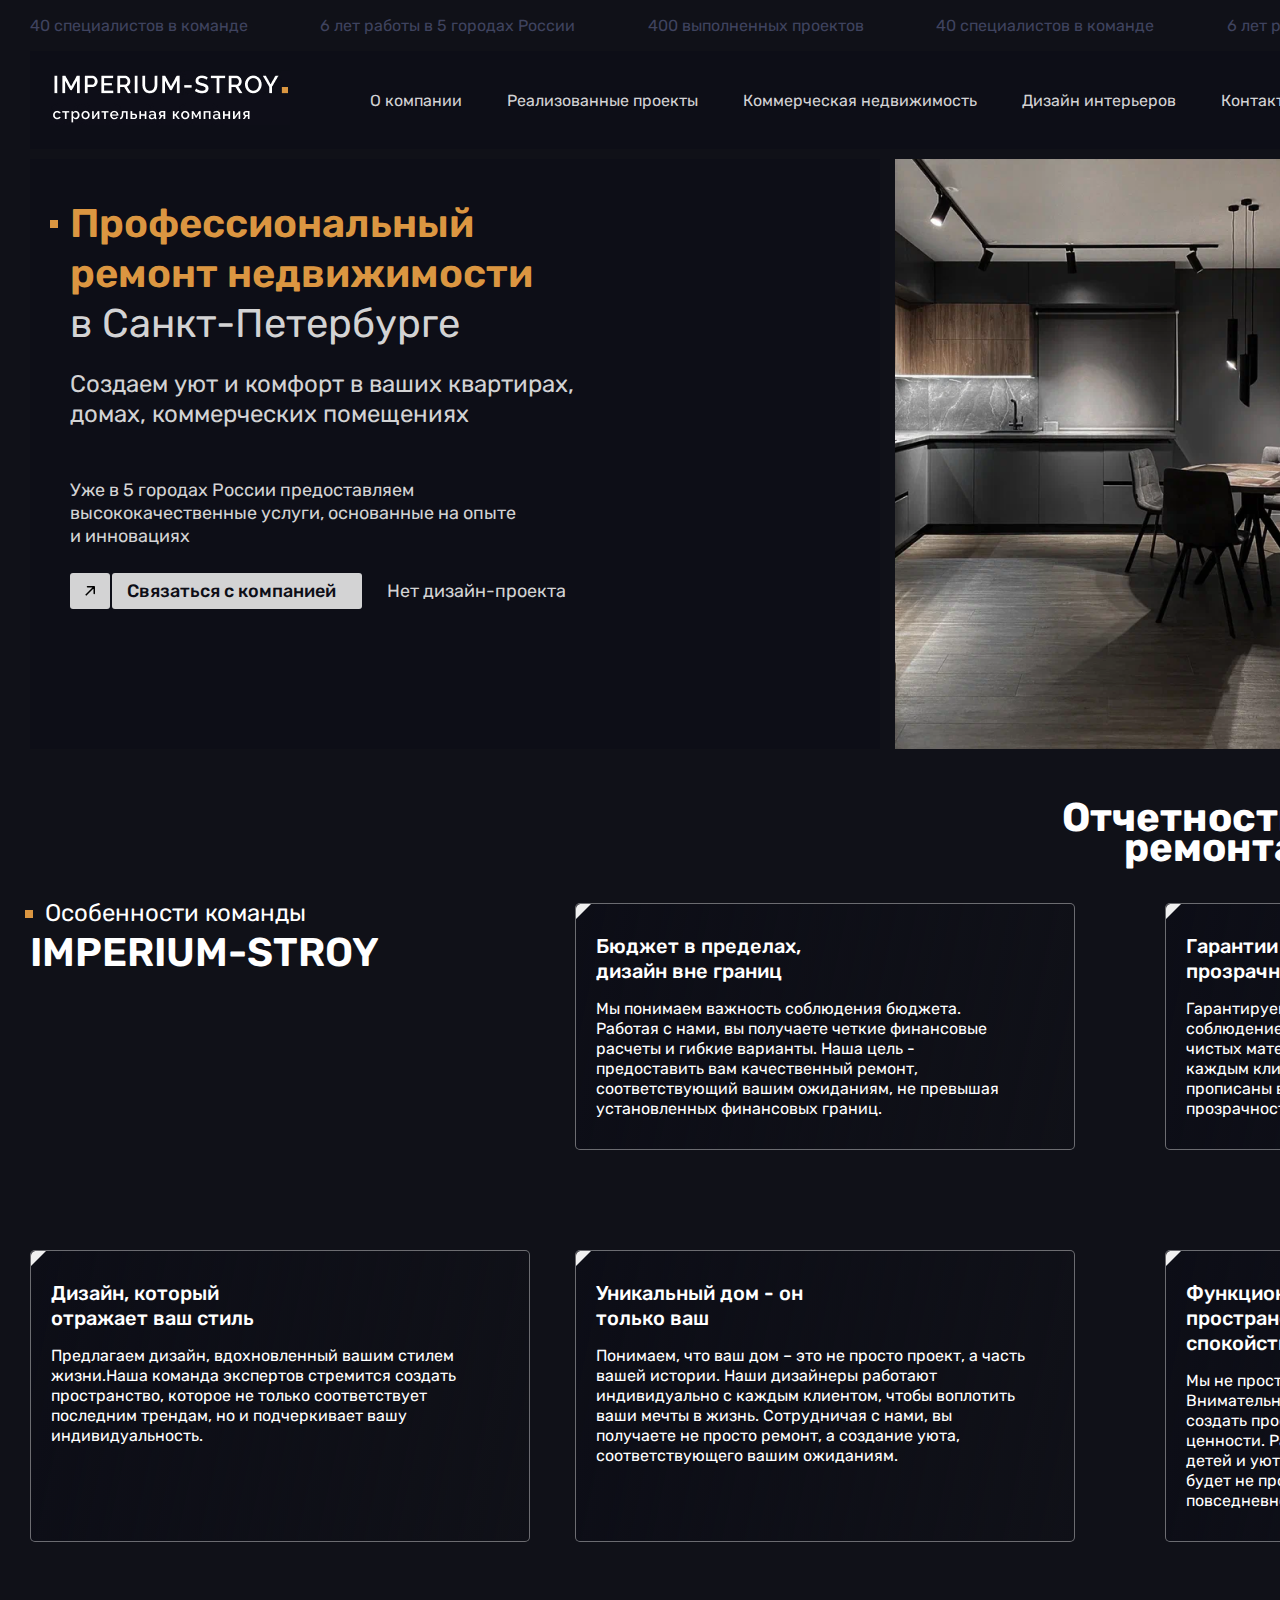
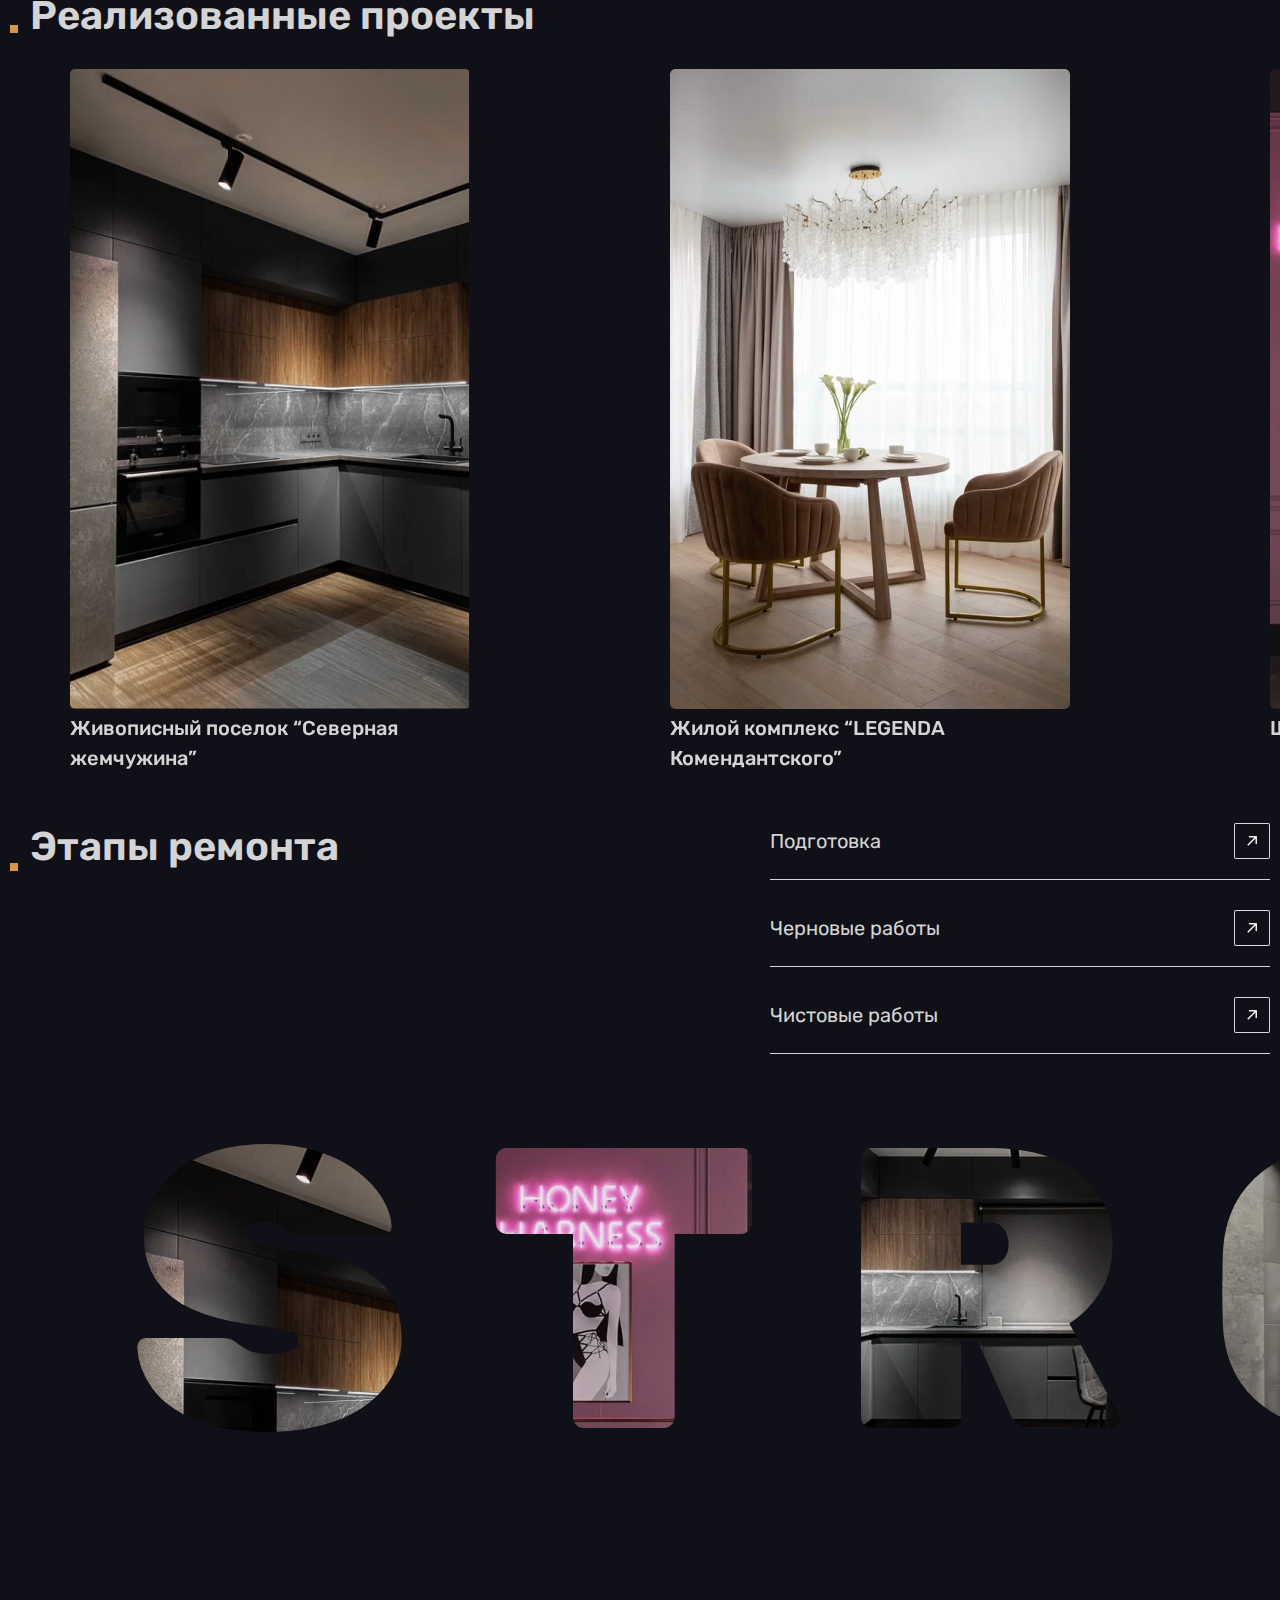
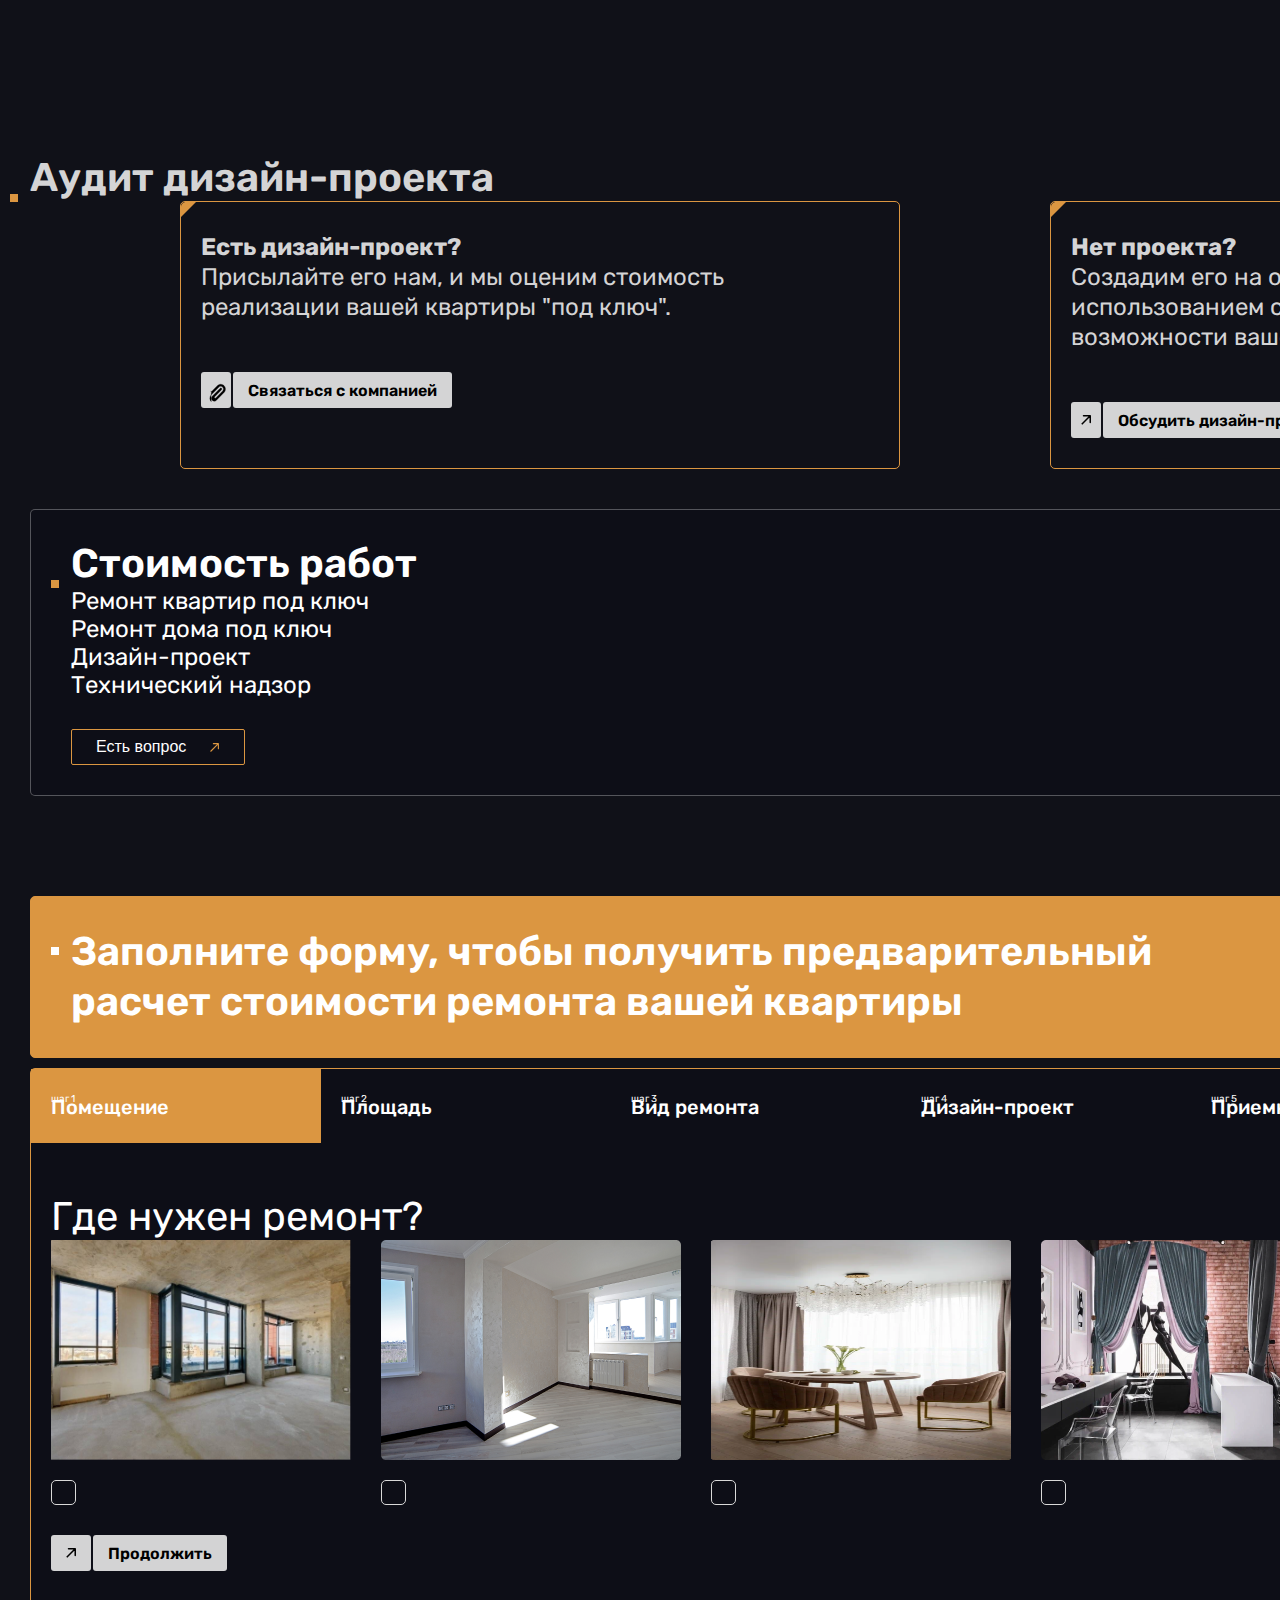
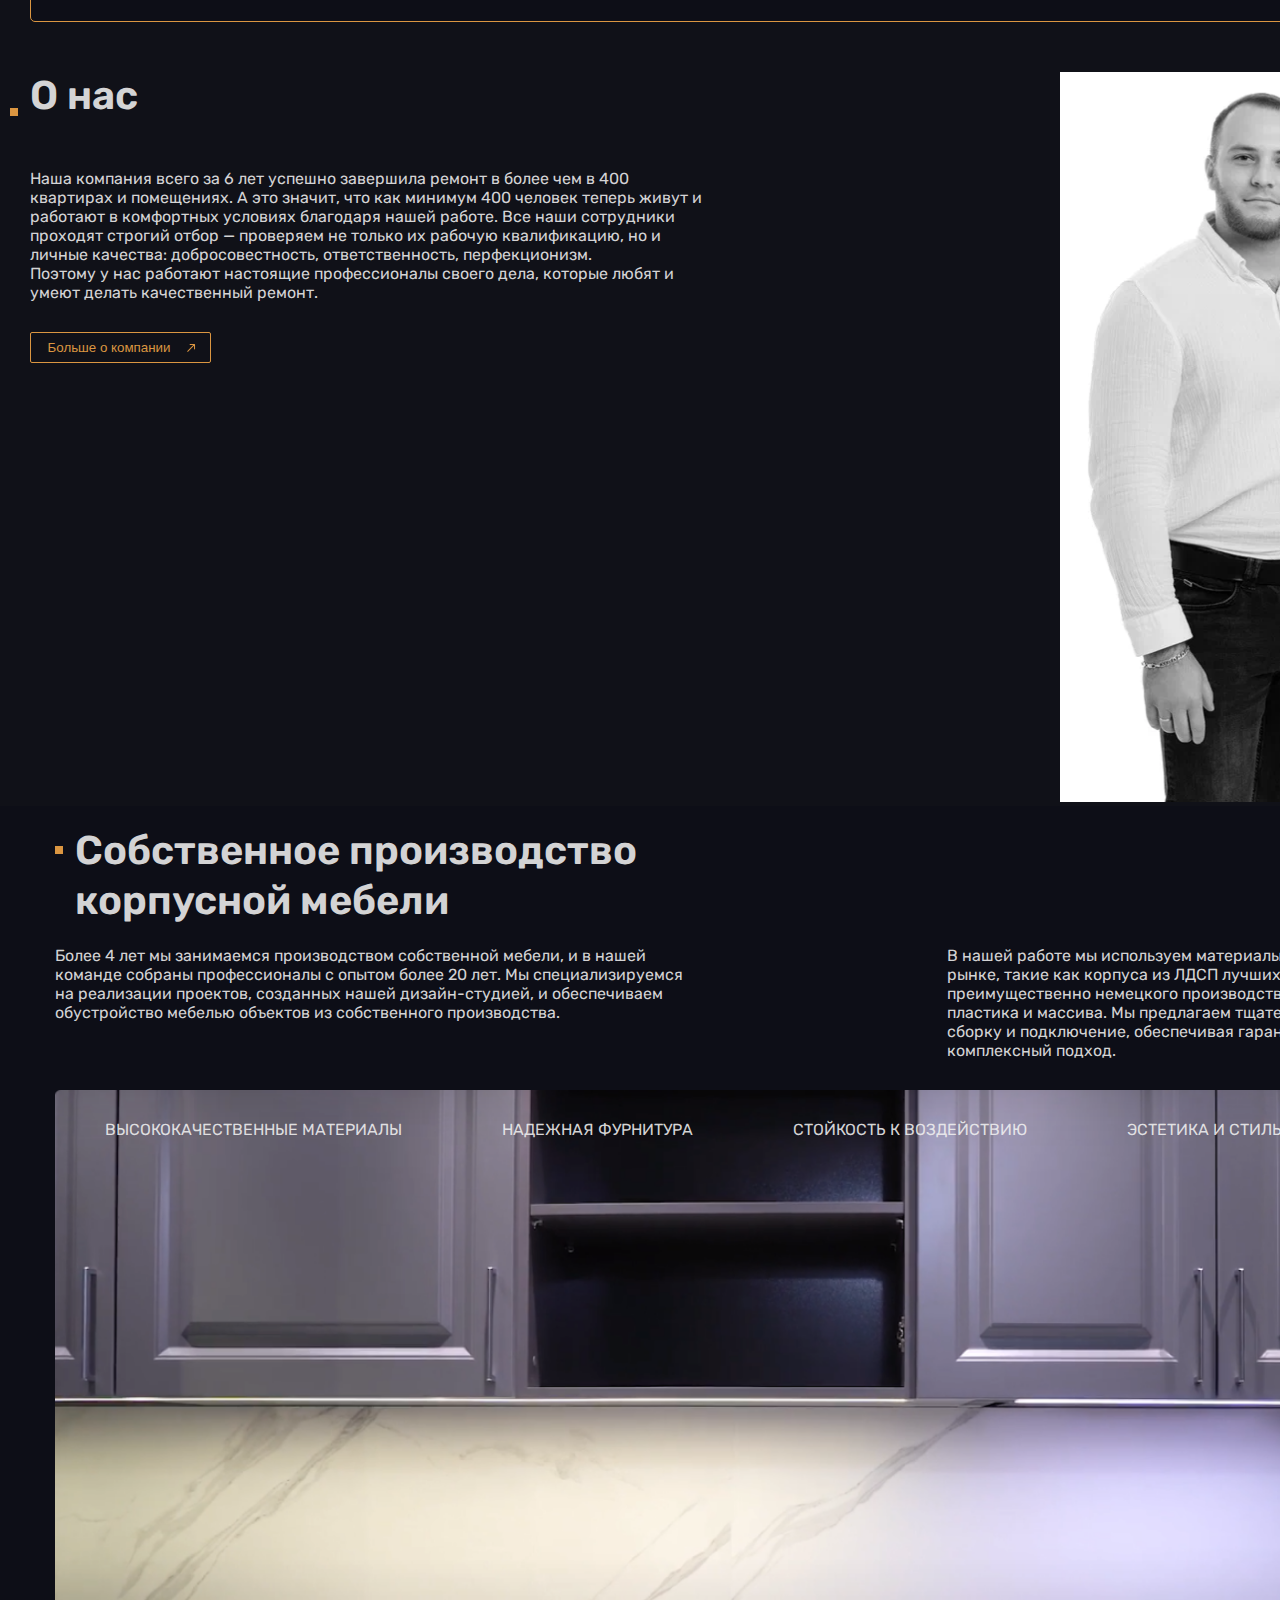
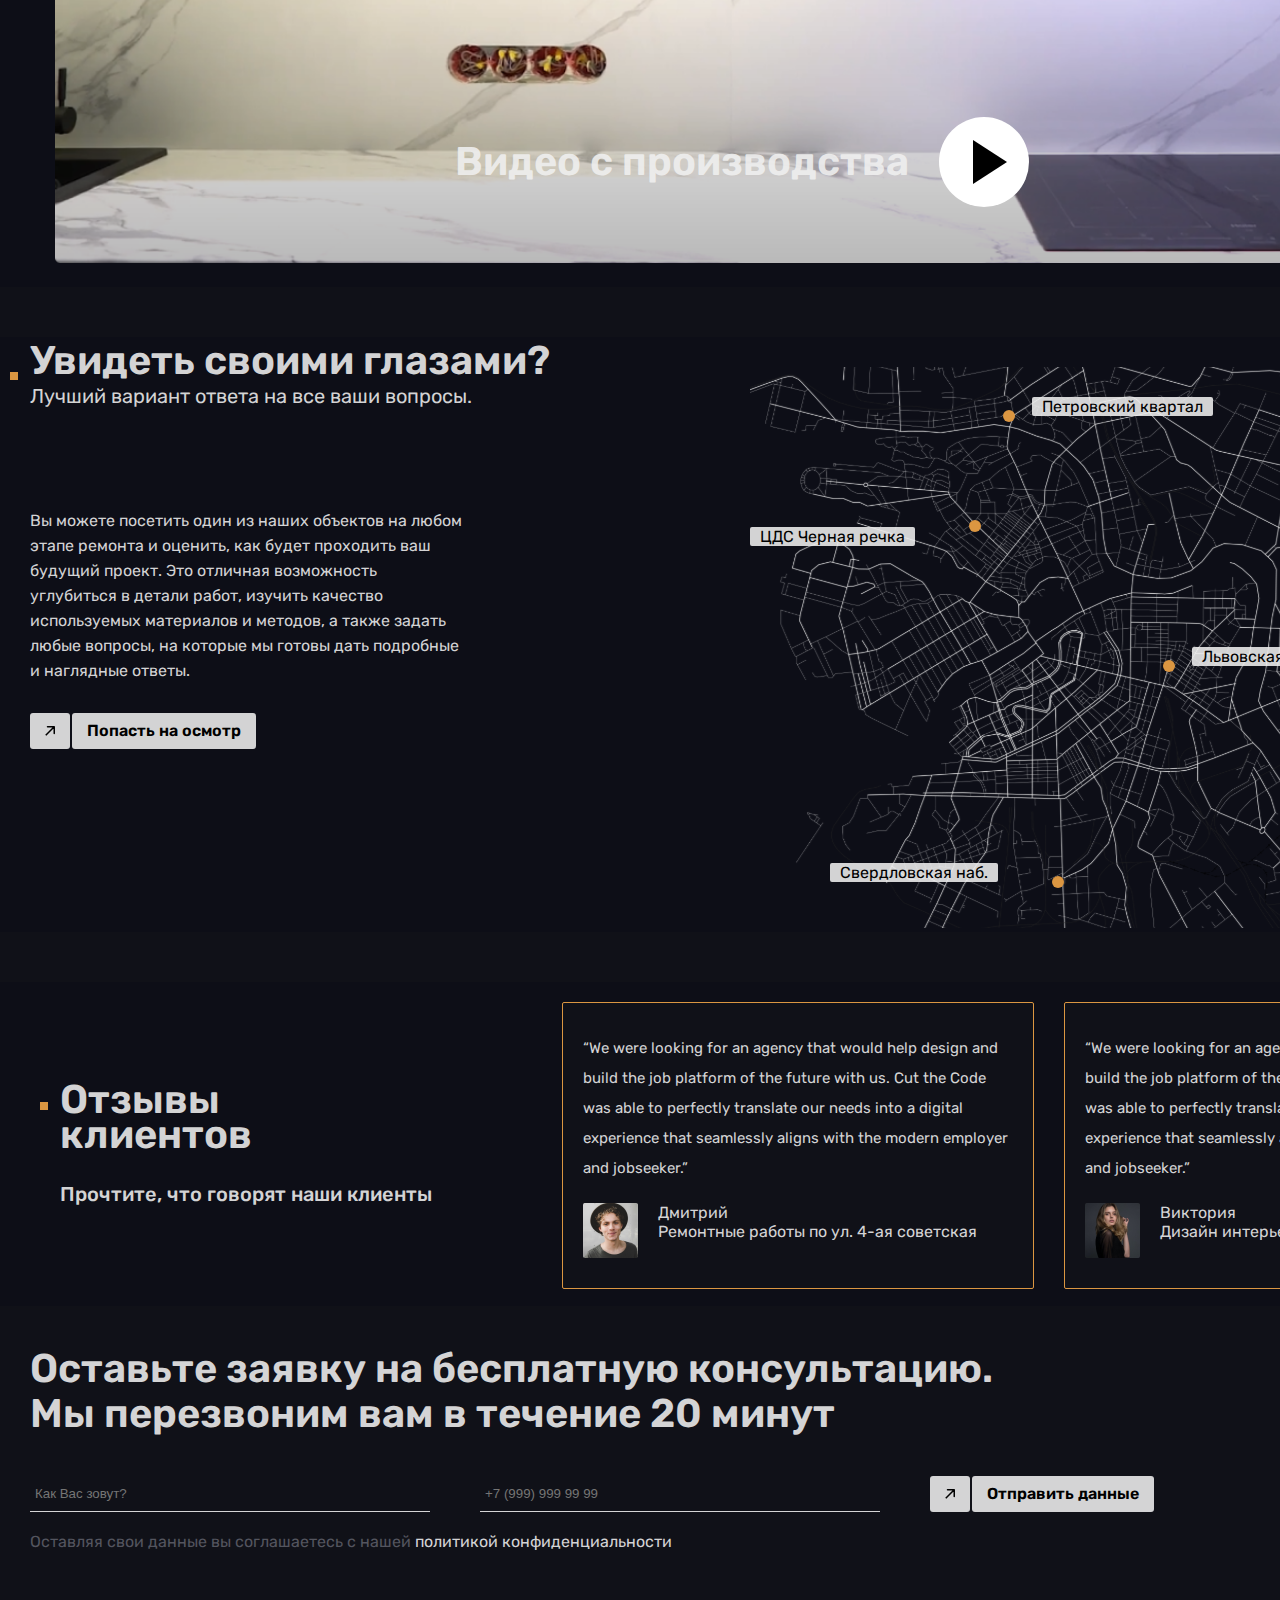
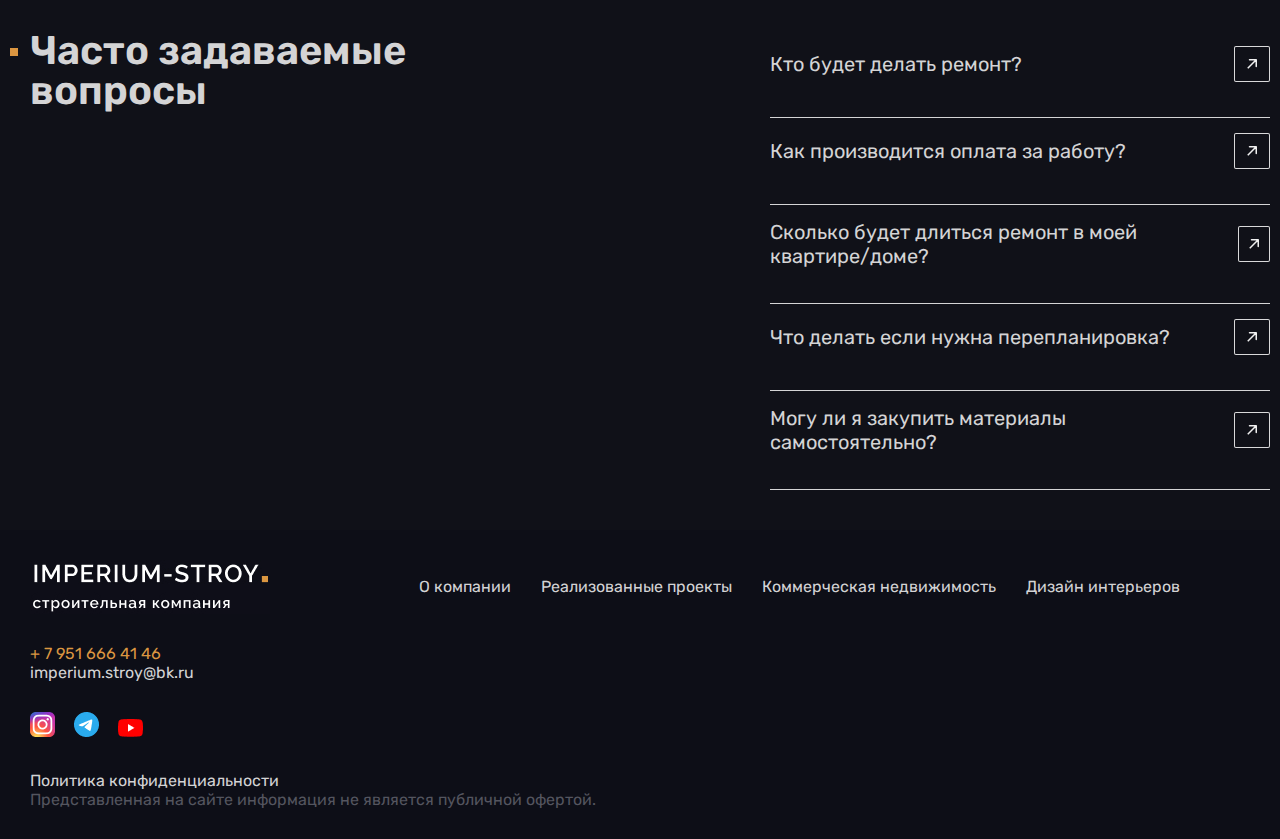
<file: index.html>
<!DOCTYPE html>
<html lang="en">

<head>
    <meta charset="UTF-8">
    <meta name="viewport" content="width=device-width, initial-scale=1.0">
    <title>index</title>
    <link rel="preconnect" href="https://fonts.googleapis.com">
    <link rel="preconnect" href="https://fonts.gstatic.com" crossorigin>
    <link href="https://fonts.googleapis.com/css2?family=Rubik:wght@400;500;600;700&display=swap" rel="stylesheet">
    <link rel="stylesheet" href="https://cdn.jsdelivr.net/npm/swiper@11/swiper-bundle.min.css" />
    <link rel="stylesheet" href="css/index.css">
</head>

<body>
    <header class="header">
        <div class="container">
            <div class="header-line">
                <p>40 специалистов в команде</p>
                <p>6 лет работы в 5 городах России</p>
                <p class="desctop">400 выполненных проектов</p>
                <p class="desctop">40 специалистов в команде</p>
                <p class="desctop">6 лет работы в 5 городах России</p>
                <p class="desctop">400 выполненных проектов</p>


            </div>
            <div class="header-contant">
                <a href="index.html"> <img class="logo"  src="img/logo.jpg" alt="">
                </a>
                <nav class="header-nav desctop ">
                    <ul>
                        <li><a href="us.html">О компании</a></li>
                        <li><a href="">Реализованные проекты</a></li>
                        <li><a href="">Коммерческая недвижимость</a></li>
                        <li><a href="">Дизайн интерьеров</a></li>
                        <li><a href="">Контакты</a>
                            <img class="desctop" src="icon/plus.svg " alt="">
                        </li>
                    </ul>
                    <div class="btn modila desctop">
                        <div class="btn-arrow">
                            <img class="arrow" src="icon/Arrow 9.svg" alt="">
                        </div>
                        <div class="btn-text">Связаться с компанией</div>
                    </div>
                </nav>
                <label class="burger modila " for="burger">
                    <input type="checkbox" id="burger">
                    <span></span>
                    <span></span>
                    <span></span>
                  </label>
                <div class="btn desctop">
                    <div class="btn-arrow">
                        <img class="arrow" src="icon/Arrow 9.svg" alt="">
                    </div>
                    <div class="btn-text">Связаться</div>
                </div>
            </div>
        </div>
    </header>
    <section class="intro">
        <div class="container">
            <div class="intro-content">
                <div class="one-block">
                    <h1><span>Профессиональный ремонт недвижимости<br></span> в Санкт-Петербурге</h1>
                    <p class="supTitle">Создаем уют и комфорт в ваших квартирах, домах, коммерческих помещениях</p>
                    <div class="footer-block">
                        <p>Уже в 5 городах России предоставляем высококачественные услуги, основанные на опыте и
                            инновациях</p>
                        <div class="footer-block-content">
                            <div class="btn">
                                <div class="btn-arrow">
                                    <img class="arrow" src="icon/Arrow 9.svg" alt="">
                                </div>
                                <div class="btn-text">Связаться с компанией</div>
                            </div>
                            <p class="text-project">Нет дизайн-проекта</p>
                        </div>
                    </div>
                </div>
                <div class="two-block">
                    <div class="img-item">
                        <img class="img-intro" src="img/intro-1.png" alt="">
                        <p class="img-text">Шале, “Северная жемчужина”</p>
                    </div>
                    <div class="img-item">
                        <img class="img-intro" src="img/intro-2.png" alt="">
                        <p class="img-text">Петровский квартал</p>
                    </div>

                </div>
            </div>
        </div>

    </section>
    <section class="block">
        <div class="container">
            <h2>Отчетность и сроки -
                основа ремонта и строительства</h2>
            <div class="block-content">
                <div class="block-content-item-first">
                    <p>Особенности команды</p>
                    <h3>IMPERIUM-STROY</h3>
                </div>
                <div class="block-content-item">
                    <img src="icon/Vector 1.svg" alt="">
                    <h3>Бюджет в пределах, дизайн вне границ</h3>
                    <p>Мы понимаем важность соблюдения бюджета. Работая с нами, вы получаете четкие финансовые расчеты и
                        гибкие варианты. Наша цель - предоставить вам качественный ремонт, соответствующий вашим
                        ожиданиям, не превышая установленных финансовых границ.</p>
                </div>
                <div class="block-content-item">
                    <img src="icon/Vector 1.svg" alt="">
                    <h3>Гарантии качества и прозрачность</h3>
                    <p>Гарантируем не только стильный дизайн, но и соблюдение сроков, использование экологически чистых
                        материалов и качественную отделку.
                        С каждым клиентом заключается договор, где прописаны все детали, чтобы вы могли быть уверены в
                        прозрачности и честности наших отношений.</p>
                </div>
            </div>
            <div class="block-content">
                <div class="block-content-item first">
                    <img src="icon/Vector 1.svg" alt="">
                    <h3>Дизайн, который отражает ваш стиль</h3>
                    <p>Предлагаем дизайн, вдохновленный вашим стилем жизни.Наша команда экспертов стремится создать
                        пространство, которое не только соответствует последним трендам, но и подчеркивает вашу
                        индивидуальность.</p>
                </div>
                <div class="block-content-item">
                    <img src="icon/Vector 1.svg" alt="">
                    <h3>Уникальный дом - он только ваш</h3>
                    <p>Понимаем, что ваш дом – это не просто проект, а часть вашей истории. Наши дизайнеры работают
                        индивидуально с каждым клиентом, чтобы воплотить ваши мечты в жизнь. Сотрудничая с нами, вы
                        получаете не просто ремонт, а создание уюта, соответствующего вашим ожиданиям.</p>
                </div>
                <div class="block-content-item">
                    <img src="icon/Vector 1.svg" alt="">
                    <h3>Функциональность пространства - спокойствие на душе</h3>
                    <p>Мы не просто создаем красивые интерьеры. Внимательно слушаем ваши потребности и стремимся создать
                        пространство, которое олицетворяет ваши ценности. Разработаем функциональные зоны для детей и
                        уютные уголки отдыха, где каждая деталь будет не просто декором, а частью вашей повседневной
                        жизни.</p>
                </div>
            </div>
        </div>
    </section>
    <section class="realism">
        <div class="container">
            <div class="realism-header">
                <h2>Реализованные проекты</h2>
                <div class="btn desctop">
                    <div class="btn-arrow">
                        <img class="arrow" src="icon/Arrow 9.svg" alt="">
                    </div>
                    <div class="btn-text">Связаться с компанией</div>
                </div>
            </div>
            <div class="swiper mySwiper">
                <div class="swiper-wrapper">
                    <div class="swiper-slide">
                        <div class="realism-content">
                            <div class="realism-content-item">
                                <img src="img/image 95.png" alt="">
                                <div class="cart-block">
                                    <div class="cart-info">
                                        <p>Площадь квартиры</p>
                                        <p class="info">84 кв.м.</p>
                                    </div>
                                    <div class="cart-info">
                                        <p>Площадь квартиры</p>
                                        <p class="info">84 кв.м.</p>
                                    </div>
                                    <div class="cart-info">
                                        <p>Площадь квартиры</p>
                                        <p class="info">84 кв.м.</p>
                                    </div>
                                    <div class="cart-btn">
                                        К проекту
                                    </div>
                                </div>
                                <p>Живописный поселок “Северная жемчужина”</p>
                            </div>
                            <div class="realism-content-item desctop">
                                <img src="img/Mask group-5.png" alt="">
                                <div class="cart-block">
                                    <div class="cart-info">
                                        <p>Площадь квартиры</p>
                                        <p class="info">84 кв.м.</p>
                                    </div>
                                    <div class="cart-info">
                                        <p>Площадь квартиры</p>
                                        <p class="info">84 кв.м.</p>
                                    </div>
                                    <div class="cart-info">
                                        <p>Площадь квартиры</p>
                                        <p class="info">84 кв.м.</p>
                                    </div>
                                    <div class="cart-btn">
                                        К проекту
                                    </div>
                                </div>
                                <p>Жилой комплекс “LEGENDA Комендантского”</p>
                            </div>
                            <div class="realism-content-item desctop">
                                <img src="img/image 96.png" alt="">
                                <div class="cart-block">
                                    <div class="cart-info">
                                        <p>Площадь квартиры</p>
                                        <p class="info">84 кв.м.</p>
                                    </div>
                                    <div class="cart-info">
                                        <p>Площадь квартиры</p>
                                        <p class="info">84 кв.м.</p>
                                    </div>
                                    <div class="cart-info">
                                        <p>Площадь квартиры</p>
                                        <p class="info">84 кв.м.</p>
                                    </div>
                                    <div class="cart-btn">
                                        К проекту
                                    </div>
                                </div>
                                <p>Шоурум в Севкабель ПОРТ</p>
                            </div>
                        </div>
                    </div>
                    <div class="swiper-slide">
                        <div class="realism-content">
                            <div class="realism-content-item desctop">
                                <img src="img/Mask group.png" alt="">
                                <div class="cart-block">
                                    <div class="cart-info">
                                        <p>Площадь квартиры</p>
                                        <p class="info">84 кв.м.</p>
                                    </div>
                                    <div class="cart-info">
                                        <p>Площадь квартиры</p>
                                        <p class="info">84 кв.м.</p>
                                    </div>
                                    <div class="cart-info">
                                        <p>Площадь квартиры</p>
                                        <p class="info">84 кв.м.</p>
                                    </div>
                                    <div class="cart-btn">
                                        К проекту
                                    </div>
                                </div>
                                <p>Живописный поселок “Северная жемчужина”</p>
                            </div>
                            <div class="realism-content-item">
                                <img src="img/Mask group-5.png" alt="">
                                <div class="cart-block">
                                    <div class="cart-info">
                                        <p>Площадь квартиры</p>
                                        <p class="info">84 кв.м.</p>
                                    </div>
                                    <div class="cart-info">
                                        <p>Площадь квартиры</p>
                                        <p class="info">84 кв.м.</p>
                                    </div>
                                    <div class="cart-info">
                                        <p>Площадь квартиры</p>
                                        <p class="info">84 кв.м.</p>
                                    </div>
                                    <div class="cart-btn">
                                        К проекту
                                    </div>
                                </div>
                                <p>Жилой комплекс “LEGENDA Комендантского”</p>
                            </div>
                            <div class="realism-content-item desctop">
                                <img src="img/image 96.png" alt="">
                                <div class="cart-block">
                                    <div class="cart-info">
                                        <p>Площадь квартиры</p>
                                        <p class="info">84 кв.м.</p>
                                    </div>
                                    <div class="cart-info">
                                        <p>Площадь квартиры</p>
                                        <p class="info">84 кв.м.</p>
                                    </div>
                                    <div class="cart-info">
                                        <p>Площадь квартиры</p>
                                        <p class="info">84 кв.м.</p>
                                    </div>
                                    <div class="cart-btn">
                                        К проекту
                                    </div>
                                </div>
                                <p>Шоурум в Севкабель ПОРТ</p>
                            </div>
                        </div>
                    </div>
                    <div class="swiper-slide">
                        <div class="realism-content">
                            <div class="realism-content-item desctop">
                                <img src="img/image 96.png" alt="">
                                <div class="cart-block">
                                    <div class="cart-info">
                                        <p>Площадь квартиры</p>
                                        <p class="info">84 кв.м.</p>
                                    </div>
                                    <div class="cart-info">
                                        <p>Площадь квартиры</p>
                                        <p class="info">84 кв.м.</p>
                                    </div>
                                    <div class="cart-info">
                                        <p>Площадь квартиры</p>
                                        <p class="info">84 кв.м.</p>
                                    </div>
                                    <div class="cart-btn">
                                        К проекту
                                    </div>
                                </div>
                                <p>Живописный поселок “Северная жемчужина”</p>
                            </div>
                            <div class="realism-content-item desctop">
                                <img src="img/Mask group.png" alt="">
                                <div class="cart-block">
                                    <div class="cart-info">
                                        <p>Площадь квартиры</p>
                                        <p class="info">84 кв.м.</p>
                                    </div>
                                    <div class="cart-info">
                                        <p>Площадь квартиры</p>
                                        <p class="info">84 кв.м.</p>
                                    </div>
                                    <div class="cart-info">
                                        <p>Площадь квартиры</p>
                                        <p class="info">84 кв.м.</p>
                                    </div>
                                    <div class="cart-btn">
                                        К проекту
                                    </div>
                                </div>
                                <p>Жилой комплекс “LEGENDA Комендантского”</p>
                            </div>
                            <div class="realism-content-item">
                                <img src="img/image 95.png" alt="">
                                <div class="cart-block">
                                    <div class="cart-info">
                                        <p>Площадь квартиры</p>
                                        <p class="info">84 кв.м.</p>
                                    </div>
                                    <div class="cart-info">
                                        <p>Площадь квартиры</p>
                                        <p class="info">84 кв.м.</p>
                                    </div>
                                    <div class="cart-info">
                                        <p>Площадь квартиры</p>
                                        <p class="info">84 кв.м.</p>
                                    </div>
                                    <div class="cart-btn">
                                        К проекту
                                    </div>
                                </div>
                                <p>Шоурум в Севкабель ПОРТ</p>
                            </div>
                        </div>
                    </div>

                </div>
            </div>

        </div>
    </section>
    <section class="repair">
        <div class="container">
            <div class="repair-cont">
                <div class="repair-block">
                    <h2>Этапы ремонта</h2>

                </div>
                <div class="last-content">
                    <div class="repair-block-2">
                        <div class="repair-content">
                            <div class="repair-item">
                                <h3>Подготовка</h3>
                                <div class="arrow-repair">
                                    <svg xmlns="http://www.w3.org/2000/svg" width="10" height="10" viewBox="0 0 10 10"
                                        fill="none">
                                        <path
                                            d="M9.99309 0.756907C9.99309 0.342694 9.65731 0.0069072 9.24309 0.00690735L2.49309 0.00690693C2.07888 0.00690693 1.74309 0.342693 1.74309 0.756907C1.74309 1.17112 2.07888 1.50691 2.49309 1.50691H8.49309V7.50691C8.49309 7.92112 8.82888 8.25691 9.24309 8.25691C9.65731 8.25691 9.99309 7.92112 9.99309 7.50691L9.99309 0.756907ZM1.28814 9.77252L9.77342 1.28724L8.71276 0.226577L0.227482 8.71186L1.28814 9.77252Z"
                                            fill="#F0F0F0" />
                                    </svg>
                                </div>
                            </div>
                        </div>

                        <ol class="ol hidden">
                            <li>Встречаемся и обсуждаем процесс реализации дизайн-проекта</li>
                            <li>Запрашиваем от управляющей компании технические условия и регламент проведения ремонтных
                                работ, начиная с инженерного проектирования</li>
                            <li>Прорабатываем инженерные системы и технологии</li>
                            <li>Составляем детальную смету работ и черновых материалов, утверждаем график работ</li>
                            <li>Формируем ведомость комплектации и график закупок чистовых материалов</li>
                            <li>Подписываем необходимые документы и назначаем руководителя проекта</li>
                            <li>Формируем списки пропусков на объект и организуем доставку черновых материалов, а также
                                завоз оборудования</li>
                        </ol>
                    </div>
                    <div class="repair-block-2 between">
                        <div class="repair-content">
                            <div class="repair-item">
                                <h3>Черновые работы</h3>
                                <div class="arrow-repair">
                                    <svg xmlns="http://www.w3.org/2000/svg" width="10" height="10" viewBox="0 0 10 10"
                                        fill="none">
                                        <path
                                            d="M9.99309 0.756907C9.99309 0.342694 9.65731 0.0069072 9.24309 0.00690735L2.49309 0.00690693C2.07888 0.00690693 1.74309 0.342693 1.74309 0.756907C1.74309 1.17112 2.07888 1.50691 2.49309 1.50691H8.49309V7.50691C8.49309 7.92112 8.82888 8.25691 9.24309 8.25691C9.65731 8.25691 9.99309 7.92112 9.99309 7.50691L9.99309 0.756907ZM1.28814 9.77252L9.77342 1.28724L8.71276 0.226577L0.227482 8.71186L1.28814 9.77252Z"
                                            fill="#F0F0F0" />
                                    </svg>
                                </div>
                            </div>
                        </div>
                        <ol class="ol hidden">
                            <li>Встречаемся и обсуждаем процесс реализации дизайн-проекта</li>
                            <li>Запрашиваем от управляющей компании технические условия и регламент проведения ремонтных
                                работ, начиная с инженерного проектирования</li>
                            <li>Прорабатываем инженерные системы и технологии</li>
                            <li>Составляем детальную смету работ и черновых материалов, утверждаем график работ</li>
                            <li>Формируем ведомость комплектации и график закупок чистовых материалов</li>
                            <li>Подписываем необходимые документы и назначаем руководителя проекта</li>
                            <li>Формируем списки пропусков на объект и организуем доставку черновых материалов, а также
                                завоз оборудования</li>
                        </ol>
                    </div>
                    <div class="repair-block-2">
                        <div class="repair-content">
                            <div class="repair-item">
                                <h3>Чистовые работы</h3>
                                <div class="arrow-repair">
                                    <svg xmlns="http://www.w3.org/2000/svg" width="10" height="10" viewBox="0 0 10 10"
                                        fill="none">
                                        <path
                                            d="M9.99309 0.756907C9.99309 0.342694 9.65731 0.0069072 9.24309 0.00690735L2.49309 0.00690693C2.07888 0.00690693 1.74309 0.342693 1.74309 0.756907C1.74309 1.17112 2.07888 1.50691 2.49309 1.50691H8.49309V7.50691C8.49309 7.92112 8.82888 8.25691 9.24309 8.25691C9.65731 8.25691 9.99309 7.92112 9.99309 7.50691L9.99309 0.756907ZM1.28814 9.77252L9.77342 1.28724L8.71276 0.226577L0.227482 8.71186L1.28814 9.77252Z"
                                            fill="#F0F0F0" />
                                    </svg>
                                </div>
                            </div>
                        </div>
                        <ol class="ol hidden">
                            <li>Встречаемся и обсуждаем процесс реализации дизайн-проекта</li>
                            <li>Запрашиваем от управляющей компании технические условия и регламент проведения ремонтных
                                работ, начиная с инженерного проектирования</li>
                            <li>Прорабатываем инженерные системы и технологии</li>
                            <li>Составляем детальную смету работ и черновых материалов, утверждаем график работ</li>
                            <li>Формируем ведомость комплектации и график закупок чистовых материалов</li>
                            <li>Подписываем необходимые документы и назначаем руководителя проекта</li>
                            <li>Формируем списки пропусков на объект и организуем доставку черновых материалов, а также
                                завоз оборудования</li>
                        </ol>
                    </div>

                </div>

            </div>
        </div>
    </section>
    <section class="stroy">
        <div class="container">
            <div class="stroy-content">
                <h1>S </h1>
                <h1>T</h1>
                <h1>R</h1>
                <h1>O</h1>
                <h1>Y</h1>
            </div>
        </div>
    </section>
    <section class="audi">
        <div class="container">
            <h1 class="audi-title">
                Аудит дизайн-проекта
            </h1>
            <div class="audi-content">
                <div class="audi-item">
                    <img src="icon/Vector 7.svg" alt="">
                    <p> <strong>Есть дизайн-проект?</strong><br> Присылайте его нам, и мы оценим стоимость реализации
                        вашей квартиры "под ключ".</p>
                    <div class="btn">
                        <div class="btn-arrow">
                            <img class="arrow" src="icon/Vector (4).svg" alt="">
                        </div>
                        <div class="btn-text">Связаться с компанией</div>
                    </div>
                </div>
                <div class="audi-item">
                    <img src="icon/Vector 7.svg" alt="">
                    <p> <strong>Нет проекта?</strong> <br>Создадим его на основании ваших пожеланий с использованием
                        современных трендов. Оцените возможности вашего пространства!</p>
                    <div class="btn btn-item-2">
                        <div class="btn-arrow">
                            <img class="arrow two-item" src="icon/Arrow 9.svg" alt="">
                        </div>
                        <div class="btn-text">Обсудить дизайн-проект</div>
                    </div>
                </div>
            </div>
        </div>
    </section>
    <section class="cost-work">
        <div class="container">
            <div class="cost-work-content">
                <h1>Стоимость работ</h1>
                <div class="cost-work-one-row">
                    <p>Ремонт квартир под ключ</p>
                    <p class="final-cost">от 35 000 р./кв.м.</p>
                </div>
                <div class="cost-work-one-row">
                    <p>Ремонт дома под ключ</p>
                    <p class="final-cost">от 45 000 р./кв.м.</p>
                </div>
                <div class="cost-work-one-row">
                    <p>Дизайн-проект</p>
                    <p class="final-cost">4 500 р./кв.м.</p>
                </div>
                <div class="cost-work-one-row">
                    <p>Технический надзор</p>
                    <p class="final-cost">30 000 р./мес.</p>
                </div>
                <button>
                    <p>Есть вопрос</p>
                    <img src="icon/Arrow 14.svg" alt="">
                </button>
            </div>
        </div>
    </section>
    <section class="form">
        <div class="container">
            <div class="form-header">
                <h1>Заполните форму, чтобы получить предварительный расчет стоимости ремонта вашей квартиры</h1>
            </div>
            <div class="form-content">
                <div class="form-content-top">
                    <div class="form-content-top-item active">
                        <p>шаг 1</p>
                        <h3>Помещение</h3>
                    </div>
                    <div class="form-content-top-item desctop">
                        <p>шаг 2</p>
                        <h3>Площадь</h3>
                    </div>
                    <div class="form-content-top-item desctop">
                        <p>шаг 3</p>
                        <h3>Вид ремонта</h3>
                    </div>
                    <div class="form-content-top-item desctop">
                        <p>шаг 4</p>
                        <h3>Дизайн-проект</h3>
                    </div>
                    <div class="form-content-top-item desctop">
                        <p>шаг 5</p>
                        <h3>Приемка</h3>
                    </div>
                </div>
                <div class="form-content-bottom">
                    <h2>Где нужен ремонт?</h2>
                    <div class="content-img">
                        <div class="item-img">
                            <img src="img/image 97.png" alt="">
                            <input type="checkbox" class="ui-checkbox">
                        </div>
                        <div class="item-img desctop">
                            <img src="img/Mask group-2.png" alt="">
                            <input type="checkbox" class="ui-checkbox">
                        </div>
                        <div class="item-img desctop">
                            <img src="img/Mask group-5.png" alt="">
                            <input type="checkbox" class="ui-checkbox">
                        </div>
                        <div class="item-img desctop">
                            <img src="icon/Mask group.png" alt="">
                            <input type="checkbox" class="ui-checkbox">
                        </div>

                    </div>
                    <div class="btn">
                        <div class="btn-arrow">
                            <img class="arrow" src="icon/Arrow 9.svg" alt="">
                        </div>
                        <div class="btn-text">Продолжить</div>
                    </div>
                </div>
            </div>
        </div>
    </section>
    <section class="us">
        <div class="container">
            <div class="us-content">
                <div class="one-block">
                    <h1>О нас</h1>
                    <p>Наша компания всего за 6 лет успешно завершила ремонт в более чем в 400 квартирах и помещениях. А
                        это значит, что как минимум 400 человек теперь живут и работают в комфортных условиях благодаря
                        нашей работе.
                        Все наши сотрудники проходят строгий отбор — проверяем не только их рабочую квалификацию, но и
                        личные качества: добросовестность, ответственность, перфекционизм.<br>
                        Поэтому у нас работают настоящие профессионалы своего дела, которые любят и умеют делать
                        качественный ремонт.</p>
                    <button>
                        <p>Больше о компании</p>
                        <img src="icon/Arrow 14.svg" alt="">
                    </button>
                </div>
                <div class="two-block">
                    <img src="img/image 228.png" alt="">
                </div>
            </div>
        </div>
    </section>
    <section class="ownFurnitureProduction">
        <div class="container">
            <h1>Собственное производство<br> корпусной мебели</h1>
            <div class="header-con">
                <p>Более 4 лет мы занимаемся производством собственной мебели, и в нашей команде собраны профессионалы с
                    опытом более 20 лет. Мы специализируемся на реализации проектов, созданных нашей дизайн-студией, и
                    обеспечиваем обустройство мебелью объектов из собственного производства.</p>
                <p>В нашей работе мы используем материалы, которые заслуживают доверия на рынке, такие как корпуса из
                    ЛДСП лучших производителей, фурнитура преимущественно немецкого производства, а также фасады из
                    эмали, пленки, пластика и массива. Мы предлагаем тщательный подбор техники, качественную сборку и
                    подключение, обеспечивая гарантированный результат и полноценный комплексный подход.</p>
            </div>
            <div class="background-block">
                <img class="background" src="img/Rectangle 101 (1).png" alt="">
                <div class="header-links desctop">
                    <ul >
                        <li><a href="">высококачественные материалы</a></li>
                        <li><a href="">Надежная фурнитура</a></li>
                        <li><a href="">Стойкость к воздействию</a></li>
                        <li><a href="">Эстетика и стиль</a></li>
                        <li><a href="">Индивидуальность</a></li>
                    </ul>
                </div>
                <div class="play-menu">
                    <p>Видео с производства</p>
                    <img src="icon/Group 40.svg" alt="">
                </div>
            </div>
        </div>
    </section>
    <section class="myEye">
        <div class="container">
            <div class="myEye-con">
                <div class="myEye-item">
                    <h1>Увидеть своими глазами?</h1>
                    <h4>Лучший вариант ответа на все ваши вопросы.</h4>
                    <p>Вы можете посетить один из наших объектов на любом этапе ремонта и оценить, как будет проходить
                        ваш будущий проект. Это отличная возможность углубиться в детали работ, изучить качество
                        используемых материалов и методов, а также задать любые вопросы, на которые мы готовы дать
                        подробные и наглядные ответы.</p>
                    <div class="btn">
                        <div class="btn-arrow">
                            <img class="arrow" src="icon/Arrow 9.svg" alt="">
                        </div>
                        <div class="btn-text">Попасть на осмотр</div>
                    </div>
                </div>
                <div class="myEye-item-2">
                    <img class="map" src="icon/map.svg" alt="">
                    <div class="map-cont map-cont-1">
                        <div class="map-cont-text">
                            <p>Петровский квартал</p>
                        </div>
                        <div class="map-cont-arrow">
                            <img src="icon/Arrow 9.svg" alt="">
                        </div>


                    </div>
                    <div class="map-cont map-cont-2">
                        <div class="map-cont-text">
                            <p>ЦДС Черная речка</p>
                        </div>
                        <div class="map-cont-arrow">
                            <img src="icon/Arrow 9.svg" alt="">
                        </div>


                    </div>
                    <div class="map-cont map-cont-3">
                        <div class="map-cont-text">
                            <p>Львовская</p>
                        </div>
                        <div class="map-cont-arrow">
                            <img src="icon/Arrow 9.svg" alt="">
                        </div>


                    </div>
                    <div class="map-cont map-cont-4">
                        <div class="map-cont-text">
                            <p>Свердловская наб.</p>
                        </div>
                        <div class="map-cont-arrow">
                            <img src="icon/Arrow 9.svg" alt="">
                        </div>


                    </div>
                </div>
            </div>
        </div>
    </section>
    <section class="reviovs">
        <div class="container">
            <div class="reviovs-content">
                <div class="reviovs-1">
                    <h1>Отзывы клиентов</h1>
                    <p>Прочтите, что говорят наши клиенты</p>
                </div>
                <div class="reviovs-2">
                    <div class="one-row">
                        <div class="reviovs-item">
                            <p class="text">“We were looking for an agency that would help design and build the job
                                platform of the
                                future with us. Cut the Code was able to perfectly translate our needs into a digital
                                experience that seamlessly aligns with the modern employer and jobseeker.”</p>
                            <div class="reviovs-item-footer">
                                <img src="img/Rectangle 66.png" alt="">
                                <div class="reviovs-item-footer-column">
                                    <p>Дмитрий</p>
                                    <p class="greu">Ремонтные работы по ул. 4-ая советская</p>
                                </div>
                            </div>
                        </div>
                        <div class="reviovs-item">
                            <p class="text">“We were looking for an agency that would help design and build the job
                                platform of the
                                future with us. Cut the Code was able to perfectly translate our needs into a digital
                                experience that seamlessly aligns with the modern employer and jobseeker.”</p>
                            <div class="reviovs-item-footer">
                                <img src="img/Rectangle 67.png" alt="">
                                <div class="reviovs-item-footer-column">
                                    <p>Виктория</p>
                                    <p class="greu">Дизайн интерьера Петровский квартал</p>
                                </div>
                            </div>
                        </div>
                    </div>
                </div>
            </div>
        </div>
    </section>
    <section class="info-block">
        <div class="container">
            <h1>Оставьте заявку на бесплатную консультацию.
                Мы перезвоним вам в течение 20 минут</h1>
            <div class="info-conten">
                <input placeholder="Как Вас зовут?" type="text">
                <input class="input" placeholder="+7 (999) 999 99 99" type="tel">
                <div class="btn">
                    <div class="btn-arrow">
                        <img class="arrow" src="icon/Arrow 9.svg" alt="">
                    </div>
                    <div class="btn-text">Отправить данные</div>
                </div>
            </div>
            <p class="link-text">Оставляя свои данные вы соглашаетесь с нашей <a class="link434" href="">политикой конфиденциальности</a></p>
        </div>
    </section>
    <section class="question">
        <div class="container">
            <div class="repair-cont">
                <div class="repair-block">
                    <h2>Часто задаваемые вопросы</h2>

                </div>
                <div class="last-content">
                    <div class="repair-block-2">
                        <div class="repair-content">
                            <div class="repair-item">
                                <h3>Кто будет делать ремонт?</h3>
                                <div class="arrow-repair">
                                    <svg xmlns="http://www.w3.org/2000/svg" width="10" height="10" viewBox="0 0 10 10"
                                        fill="none">
                                        <path
                                            d="M9.99309 0.756907C9.99309 0.342694 9.65731 0.0069072 9.24309 0.00690735L2.49309 0.00690693C2.07888 0.00690693 1.74309 0.342693 1.74309 0.756907C1.74309 1.17112 2.07888 1.50691 2.49309 1.50691H8.49309V7.50691C8.49309 7.92112 8.82888 8.25691 9.24309 8.25691C9.65731 8.25691 9.99309 7.92112 9.99309 7.50691L9.99309 0.756907ZM1.28814 9.77252L9.77342 1.28724L8.71276 0.226577L0.227482 8.71186L1.28814 9.77252Z"
                                            fill="#F0F0F0" />
                                    </svg>
                                </div>
                            </div>
                        </div>

                        <ol class="ol hidden">
                            <p class="item-text-hidden">Даете ли вы гарантию на работы?</p>
                            <p>Да, вы получаете официальную гарантию на ремонтные работы по договору. При покупке
                                материалов нашей компанией мы даем расширенную гарантию на 3 года, так как уверены в
                                надежности и качестве используемых материалов. При использовании ваших материалов
                                гарантийных срок составит 1 год с момента подписания итогового акта сдачи-приемки
                                выполненных работ. В случае возникновения гарантийного случая мы исправим проблему за
                                свой счет.</p>
                        </ol>
                    </div>
                    <div class="repair-block-2 ">
                        <div class="repair-content">
                            <div class="repair-item">
                                <h3>Как производится оплата за работу?</h3>
                                <div class="arrow-repair">
                                    <svg xmlns="http://www.w3.org/2000/svg" width="10" height="10" viewBox="0 0 10 10"
                                        fill="none">
                                        <path
                                            d="M9.99309 0.756907C9.99309 0.342694 9.65731 0.0069072 9.24309 0.00690735L2.49309 0.00690693C2.07888 0.00690693 1.74309 0.342693 1.74309 0.756907C1.74309 1.17112 2.07888 1.50691 2.49309 1.50691H8.49309V7.50691C8.49309 7.92112 8.82888 8.25691 9.24309 8.25691C9.65731 8.25691 9.99309 7.92112 9.99309 7.50691L9.99309 0.756907ZM1.28814 9.77252L9.77342 1.28724L8.71276 0.226577L0.227482 8.71186L1.28814 9.77252Z"
                                            fill="#F0F0F0" />
                                    </svg>
                                </div>
                            </div>
                        </div>
                        <ol class="ol hidden">
                            <p class="item-text-hidden">Даете ли вы гарантию на работы?</p>
                            <p>Да, вы получаете официальную гарантию на ремонтные работы по договору. При покупке
                                материалов нашей компанией мы даем расширенную гарантию на 3 года, так как уверены в
                                надежности и качестве используемых материалов. При использовании ваших материалов
                                гарантийных срок составит 1 год с момента подписания итогового акта сдачи-приемки
                                выполненных работ. В случае возникновения гарантийного случая мы исправим проблему за
                                свой счет.</p>
                        </ol>
                    </div>
                    <div class="repair-block-2">
                        <div class="repair-content">
                            <div class="repair-item">
                                <h3>Сколько будет длиться ремонт в моей квартире/доме?</h3>
                                <div class="arrow-repair">
                                    <svg xmlns="http://www.w3.org/2000/svg" width="10" height="10" viewBox="0 0 10 10"
                                        fill="none">
                                        <path
                                            d="M9.99309 0.756907C9.99309 0.342694 9.65731 0.0069072 9.24309 0.00690735L2.49309 0.00690693C2.07888 0.00690693 1.74309 0.342693 1.74309 0.756907C1.74309 1.17112 2.07888 1.50691 2.49309 1.50691H8.49309V7.50691C8.49309 7.92112 8.82888 8.25691 9.24309 8.25691C9.65731 8.25691 9.99309 7.92112 9.99309 7.50691L9.99309 0.756907ZM1.28814 9.77252L9.77342 1.28724L8.71276 0.226577L0.227482 8.71186L1.28814 9.77252Z"
                                            fill="#F0F0F0" />
                                    </svg>
                                </div>
                            </div>
                        </div>
                        <ol class="ol hidden">
                            <p class="item-text-hidden">Даете ли вы гарантию на работы?</p>
                            <p>Да, вы получаете официальную гарантию на ремонтные работы по договору. При покупке
                                материалов нашей компанией мы даем расширенную гарантию на 3 года, так как уверены в
                                надежности и качестве используемых материалов. При использовании ваших материалов
                                гарантийных срок составит 1 год с момента подписания итогового акта сдачи-приемки
                                выполненных работ. В случае возникновения гарантийного случая мы исправим проблему за
                                свой счет.</p>
                        </ol>
                    </div>
                    <div class="repair-block-2">
                        <div class="repair-content">
                            <div class="repair-item">
                                <h3>Что делать если нужна перепланировка?</h3>
                                <div class="arrow-repair">
                                    <svg xmlns="http://www.w3.org/2000/svg" width="10" height="10" viewBox="0 0 10 10"
                                        fill="none">
                                        <path
                                            d="M9.99309 0.756907C9.99309 0.342694 9.65731 0.0069072 9.24309 0.00690735L2.49309 0.00690693C2.07888 0.00690693 1.74309 0.342693 1.74309 0.756907C1.74309 1.17112 2.07888 1.50691 2.49309 1.50691H8.49309V7.50691C8.49309 7.92112 8.82888 8.25691 9.24309 8.25691C9.65731 8.25691 9.99309 7.92112 9.99309 7.50691L9.99309 0.756907ZM1.28814 9.77252L9.77342 1.28724L8.71276 0.226577L0.227482 8.71186L1.28814 9.77252Z"
                                            fill="#F0F0F0" />
                                    </svg>
                                </div>
                            </div>
                        </div>
                        <ol class="ol hidden">
                            <p class="item-text-hidden">Даете ли вы гарантию на работы?</p>
                            <p>Да, вы получаете официальную гарантию на ремонтные работы по договору. При покупке
                                материалов нашей компанией мы даем расширенную гарантию на 3 года, так как уверены в
                                надежности и качестве используемых материалов. При использовании ваших материалов
                                гарантийных срок составит 1 год с момента подписания итогового акта сдачи-приемки
                                выполненных работ. В случае возникновения гарантийного случая мы исправим проблему за
                                свой счет.</p>
                        </ol>
                    </div>
                    <div class="repair-block-2">
                        <div class="repair-content">
                            <div class="repair-item">
                                <h3>Могу ли я закупить материалы самостоятельно?</h3>
                                <div class="arrow-repair">
                                    <svg xmlns="http://www.w3.org/2000/svg" width="10" height="10" viewBox="0 0 10 10"
                                        fill="none">
                                        <path
                                            d="M9.99309 0.756907C9.99309 0.342694 9.65731 0.0069072 9.24309 0.00690735L2.49309 0.00690693C2.07888 0.00690693 1.74309 0.342693 1.74309 0.756907C1.74309 1.17112 2.07888 1.50691 2.49309 1.50691H8.49309V7.50691C8.49309 7.92112 8.82888 8.25691 9.24309 8.25691C9.65731 8.25691 9.99309 7.92112 9.99309 7.50691L9.99309 0.756907ZM1.28814 9.77252L9.77342 1.28724L8.71276 0.226577L0.227482 8.71186L1.28814 9.77252Z"
                                            fill="#F0F0F0" />
                                    </svg>
                                </div>
                            </div>
                        </div>
                        <ol class="ol hidden">
                            <p class="item-text-hidden">Даете ли вы гарантию на работы?</p>
                            <p>Да, вы получаете официальную гарантию на ремонтные работы по договору. При покупке
                                материалов нашей компанией мы даем расширенную гарантию на 3 года, так как уверены в
                                надежности и качестве используемых материалов. При использовании ваших материалов
                                гарантийных срок составит 1 год с момента подписания итогового акта сдачи-приемки
                                выполненных работ. В случае возникновения гарантийного случая мы исправим проблему за
                                свой счет.</p>
                        </ol>
                    </div>

                </div>

            </div>
        </div>
    </section>
    <footer>
        <div class="container">
            <div class="footer-row">
                <img class="logo-fot" src="img/logo.jpg" alt="">
                <ul>
                    <li><a href="">О компании</a></li>
                    <li><a href="">Реализованные проекты</a></li>
                    <li><a href="">Коммерческая недвижимость</a></li>
                    <li><a href="">Дизайн интерьеров</a></li>
                </ul>
                <div class="btn">
                    <div class="btn-arrow">
                        <img class="arrow" src="icon/Arrow 9.svg" alt="">
                    </div>
                    <div class="btn-text">Связаться</div>
                </div>
            </div>
           <div class="text-content">
            <div class="footer-row">
                <p class="foot-num">+ 7 951 666 41 46</p>
                <p>По будням: с 10:00 до 20:00</p>
            </div>
            <div class="footer-row">
                <p>imperium.stroy@bk.ru</p>
                <p>Суббота: с 10:00 до 15:00</p>
            </div>
           </div>
           <div class="footer-seti-cont">
            <img src="seti-img/skill-icons_instagram.png" alt="">
           <img src="seti-img/logos_telegram.png" alt="">
           <img src="seti-img/Group 31.png" alt="">
           </div>
          <div class="footer-puplish">
            <a href="">Политика конфиденциальности</a>
            <p>Представленная на сайте информация не является публичной офертой.</p>
          </div>
        </div>
    </footer>
    <script src="https://cdn.jsdelivr.net/npm/swiper@11/swiper-bundle.min.js"></script>
    <script src="js/accar.js"></script>
    <script src="js/header-munu.js" ></script>
    <script>
        var swiper = new Swiper(".mySwiper", {});
    </script>
</body>

</html>
</file>
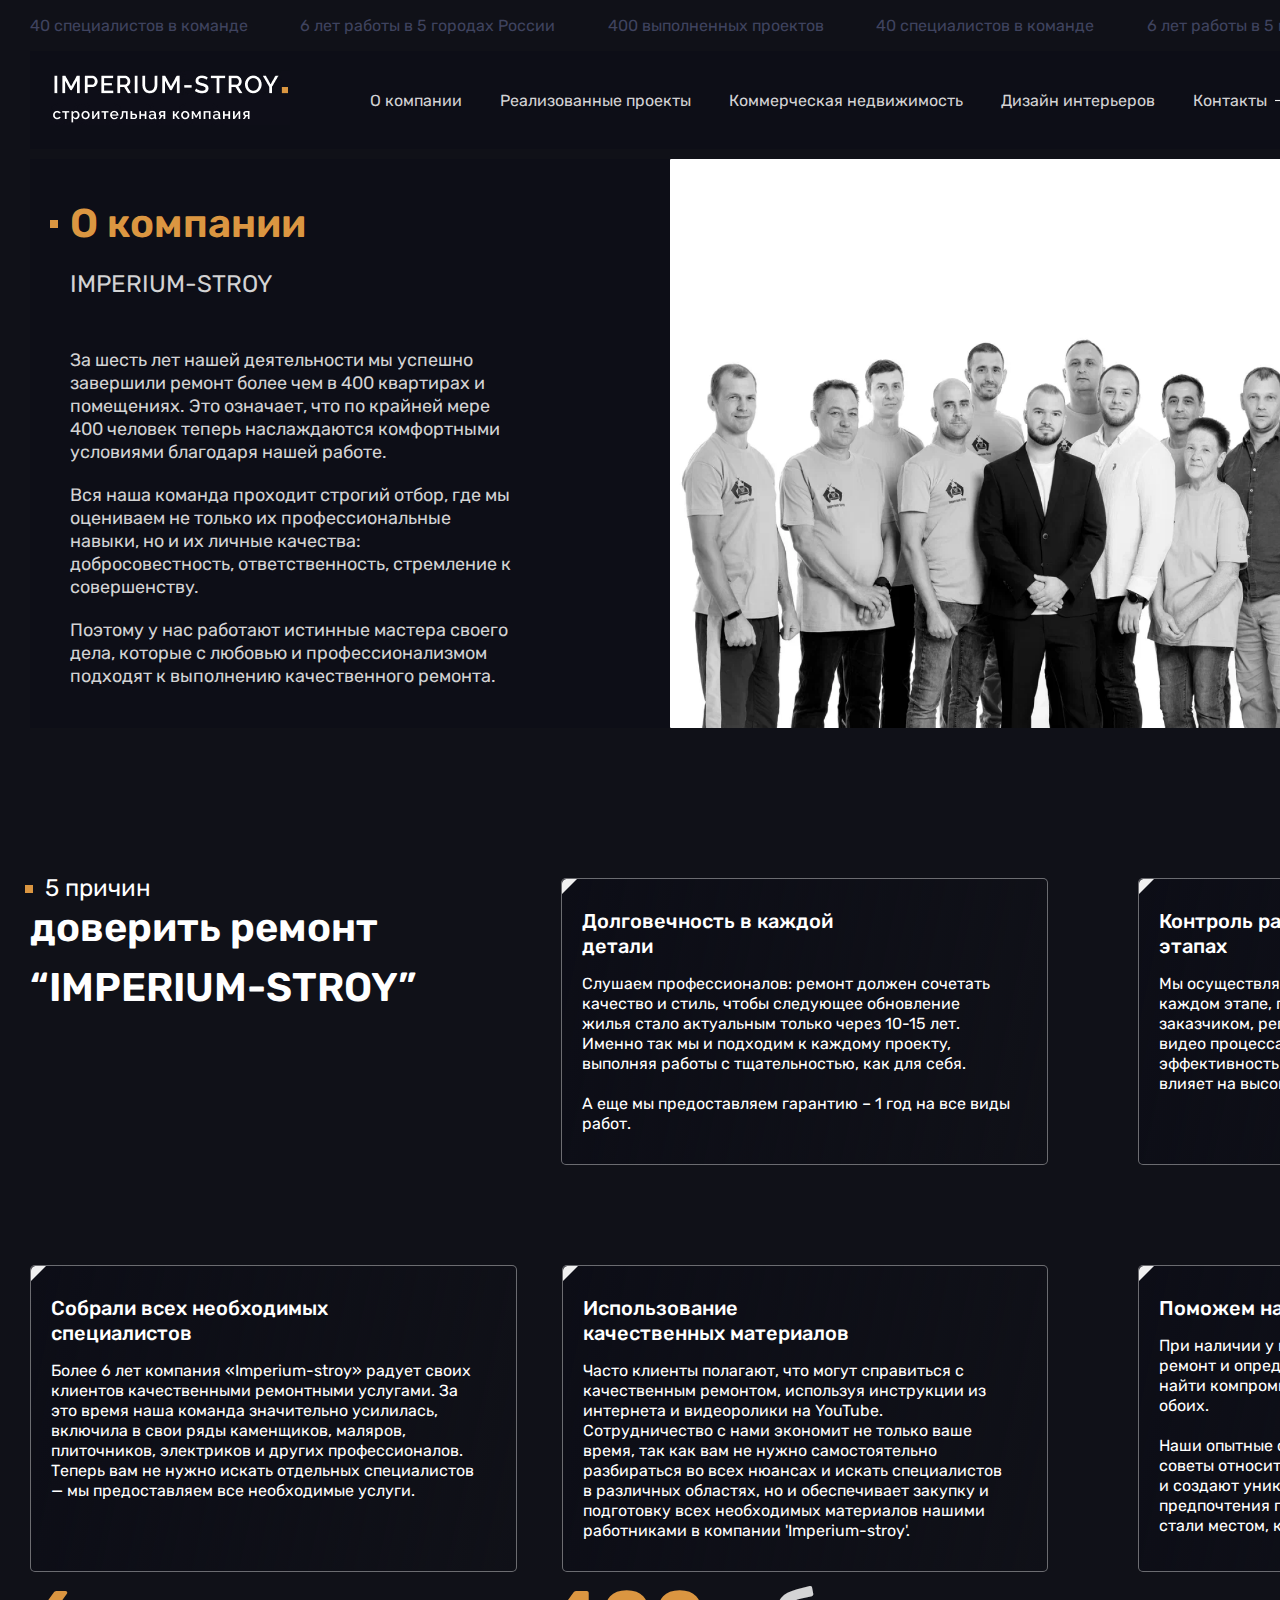
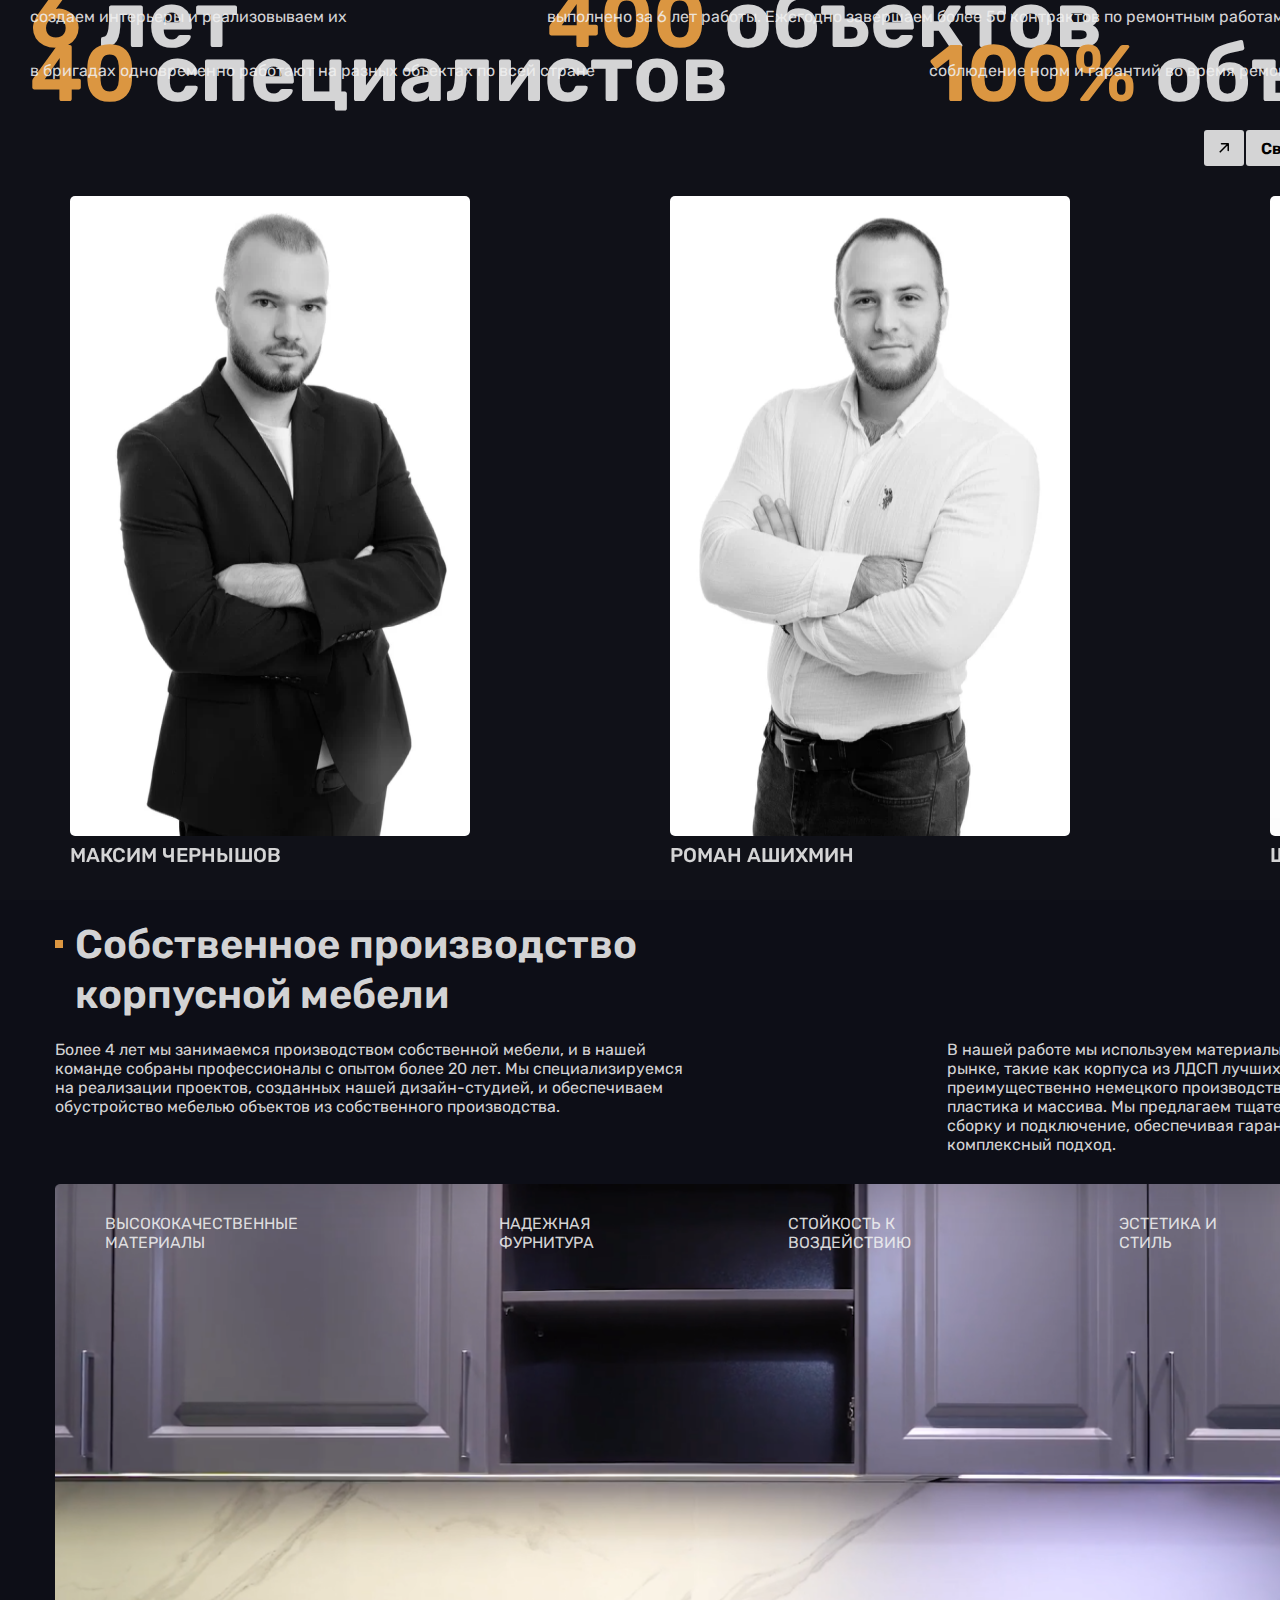
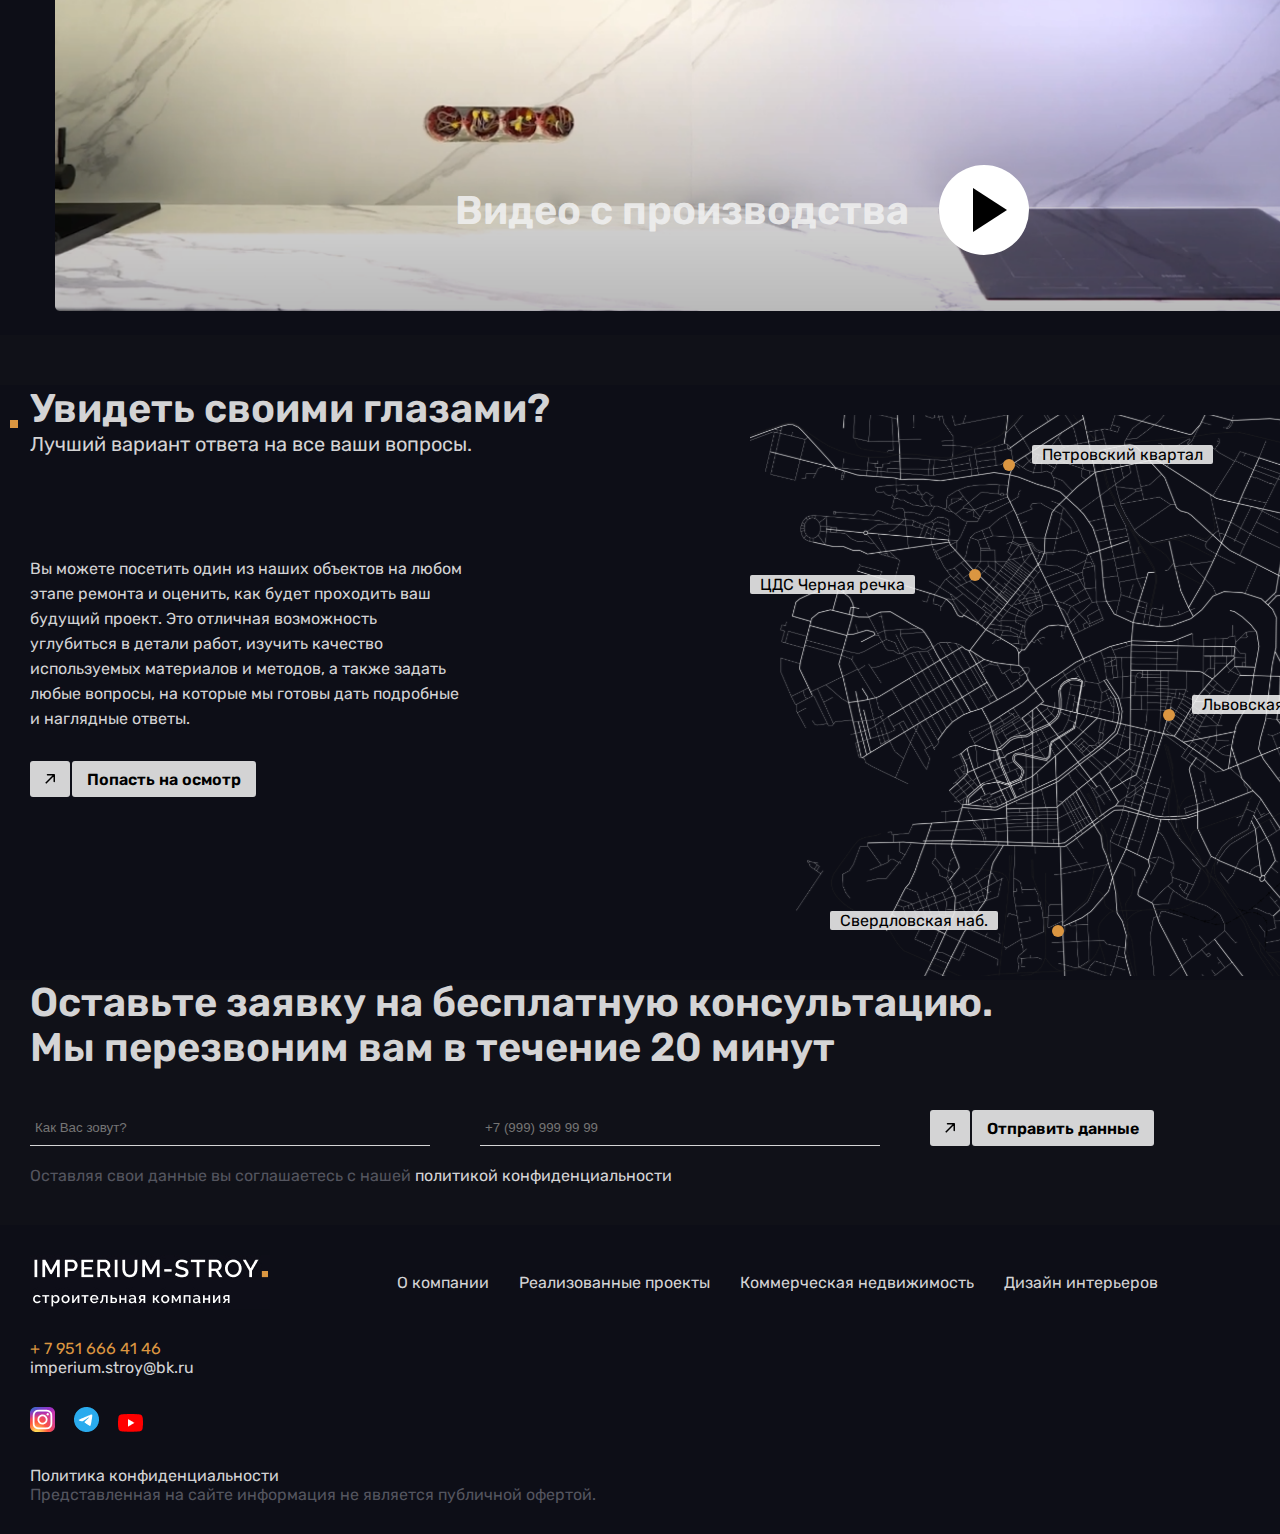
<file: us.html>
<!DOCTYPE html>
<html lang="en">

<head>
    <meta charset="UTF-8">
    <meta name="viewport" content="width=device-width, initial-scale=1.0">
    <title>us</title>
    <link rel="preconnect" href="https://fonts.googleapis.com">
    <link rel="preconnect" href="https://fonts.gstatic.com" crossorigin>
    <link href="https://fonts.googleapis.com/css2?family=Rubik:wght@400;500;600;700&display=swap" rel="stylesheet">
    <link rel="stylesheet" href="https://cdn.jsdelivr.net/npm/swiper@11/swiper-bundle.min.css" />
    <link rel="stylesheet" href="css/us.css">
</head>

<body>
    <header class="header">
        <div class="container">
            <div class="header-line">
                <p>40 специалистов в команде</p>
                <p>6 лет работы в 5 городах России</p>
                <p class="desctop">400 выполненных проектов</p>
                <p class="desctop">40 специалистов в команде</p>
                <p class="desctop">6 лет работы в 5 городах России</p>
                <p class="desctop">400 выполненных проектов</p>


            </div>
            <div class="header-contant">
                <a href="index.html"> <img class="logo" src="img/logo.jpg" alt="">
                </a>
                <nav class="header-nav desctop ">
                    <ul>
                        <li><a href="us.html">О компании</a></li>
                        <li><a href="">Реализованные проекты</a></li>
                        <li><a href="">Коммерческая недвижимость</a></li>
                        <li><a href="">Дизайн интерьеров</a></li>
                        <li><a href="">Контакты</a>
                            <img class="desctop" src="icon/plus.svg " alt="">
                        </li>
                    </ul>
                    <div class="btn modila desctop">
                        <div class="btn-arrow">
                            <img class="arrow" src="icon/Arrow 9.svg" alt="">
                        </div>
                        <div class="btn-text">Связаться с компанией</div>
                    </div>
                </nav>
                <label class="burger modila " for="burger">
                    <input type="checkbox" id="burger">
                    <span></span>
                    <span></span>
                    <span></span>
                </label>
                <div class="btn desctop">
                    <div class="btn-arrow">
                        <img class="arrow" src="icon/Arrow 9.svg" alt="">
                    </div>
                    <div class="btn-text">Связаться</div>
                </div>
            </div>
        </div>
    </header>
    <section class="intro">
        <div class="container">
            <div class="intro-content">
                <div class="one-block">
                    <h1><span>О компании</h1>
                    <p class="supTitle">IMPERIUM-STROY</p>
                    <div class="footer-block">
                        <p>За шесть лет нашей деятельности мы успешно завершили ремонт более чем в 400 квартирах и
                            помещениях. Это означает, что по крайней мере 400 человек теперь наслаждаются комфортными
                            условиями благодаря нашей работе.
                        </p>
                        <p>Вся наша команда проходит строгий отбор, где мы оцениваем не только их профессиональные
                            навыки, но и их личные качества: добросовестность, ответственность, стремление к
                            совершенству.

                        </p>
                        <p>Поэтому у нас работают истинные мастера своего дела, которые с любовью и профессионализмом
                            подходят к выполнению качественного ремонта.
                        </p>


                    </div>

                </div>

                <img src="img/image 5 (3).png" alt="">
            </div>
    </section>
    <section class="block">
        <div class="container">

            <div class="block-content">
                <div class="block-content-item-first">
                    <p>5 причин</p>
                    <h3>доверить ремонт</h3>
                    <h3>“IMPERIUM-STROY”</h3>
                </div>
                <div class="block-content-item">
                    <img src="icon/Vector 1.svg" alt="">
                    <h3>Долговечность в каждой детали</h3>
                    <p>Слушаем профессионалов: ремонт должен сочетать качество и стиль, чтобы следующее обновление жилья
                        стало актуальным только через 10-15 лет. Именно так мы и подходим к каждому проекту, выполняя
                        работы с тщательностью, как для себя.<br>
                        <br>А еще мы предоставляем гарантию – 1 год на все виды работ.
                    </p>
                </div>
                <div class="block-content-item">
                    <img src="icon/Vector 1.svg" alt="">
                    <h3>Контроль работ на всех этапах</h3>
                    <p>Мы осуществляем личный контроль за ходом работ на каждом этапе, поддерживаем постоянную связь с
                        заказчиком, регулярно предоставляя фотографии и видео процесса. Такой подход не только повышает
                        эффективность и скорость выполнения задач, но и влияет на высокое качество результата.S</p>
                </div>
            </div>
            <div class="block-content">
                <div class="block-content-item first">
                    <img src="icon/Vector 1.svg" alt="">
                    <h3>Собрали всех необходимых специалистов</h3>
                    <p>Более 6 лет компания «Imperium-stroy» радует своих клиентов качественными ремонтными услугами. За
                        это время наша команда значительно усилилась, включила в свои ряды каменщиков, маляров,
                        плиточников, электриков и других профессионалов. Теперь вам не нужно искать отдельных
                        специалистов — мы предоставляем все необходимые услуги.</p>
                </div>
                <div class="block-content-item">
                    <img src="icon/Vector 1.svg" alt="">
                    <h3>Использование качественных материалов</h3>
                    <p>Часто клиенты полагают, что могут справиться с качественным ремонтом, используя инструкции из
                        интернета и видеоролики на YouTube. Сотрудничество с нами экономит не только ваше время, так как
                        вам не нужно самостоятельно разбираться во всех нюансах и искать специалистов в различных
                        областях, но и обеспечивает закупку и подготовку всех необходимых материалов нашими работниками
                        в компании 'Imperium-stroy'.</p>
                </div>
                <div class="block-content-item">
                    <img src="icon/Vector 1.svg" alt="">
                    <h3>Поможем найти компромис</h3>
                    <p>При наличии у мужа и жены разных взглядов на ремонт и определенные вещи, мы готовы помочь вам
                        найти компромиссные решения, удовлетворяющие обоих.<br><br>Наши опытные специалисты не только
                        предоставляют советы относительно выбора материалов и стилей, но и создают уникальные идеи,
                        которые соединяют предпочтения пары так, чтобы ваш дом или квартира стали местом, которое любят
                        и вы, и ваш партнёр.</p>
                </div>
            </div>
        </div>
    </section>
    <section class="text">
        <div class="container">
            <div class="text-cont">
                <div class="text-cont-item">
                    <h1><span>6</span> лет</h1>
                    <p>создаем интерьеры и реализовываем их</p>
                </div>
                <div class="text-cont-item last">
                    <h1><span>400</span> объектов</h1>
                    <p>выполнено за 6 лет работы. Ежегодно завершаем более 50 контрактов по ремонтным работам</p>
                </div>
            </div>
            <div class="text-cont">
                <div class="text-cont-item">
                    <h1><span>40</span> специалистов</h1>
                    <p>в бригадах одновременно работают на разных объектах по всей стране</p>
                </div>
                <div class="text-cont-item last">
                    <h1><span>100%</span> объектов</h1>
                    <p>соблюдение норм и гарантий во время ремонта</p>
                </div>
            </div>
        </div>
    </section>
    <section class="realism">
        <div class="container">
            <div class="realism-header">
                <h2></h2>
                <div class="btn desctop">
                    <div class="btn-arrow">
                        <img class="arrow" src="icon/Arrow 9.svg" alt="">
                    </div>
                    <div class="btn-text">Связаться с компанией</div>
                </div>
            </div>
            <div class="swiper mySwiper">
                <div class="swiper-wrapper">
                    <div class="swiper-slide">
                        <div class="realism-content">
                            <div class="realism-content-item">
                                <img src="seti-img/image 7.png" alt="">
                   
                                <p>МАКСИМ ЧЕРНЫШОВ</p>
                            </div>
                            <div class="realism-content-item desctop">
                                <img src="seti-img/image 8.png" alt="">
                              
                                <p>РОМАН АШИХМИН</p>
                            </div>
                            <div class="realism-content-item desctop">
                                <img src="seti-img/image 9.png" alt="">
                               
                                <p>Шоурум в Севкабель ПОРТ</p>
                            </div>
                        </div>
                    </div>
                    <div class="swiper-slide">
                        <div class="realism-content">
                            <div class="realism-content-item desctop">
                                <img src="seti-img/image 12.png" alt="">
                               
                                <p>Живописный поселок “Северная жемчужина”</p>
                            </div>
                            <div class="realism-content-item">
                                <img src="seti-img/image 8.png" alt="">
                               
                                <p>РОМАН АШИХМИН</p>
                            </div>
                            <div class="realism-content-item desctop">
                                <img src="seti-img/image 7.png" alt="">
                              
                                <p>МАКСИМ ЧЕРНЫШОВ</p>
                            </div>
                        </div>
                    </div>
                    <div class="swiper-slide">
                        <div class="realism-content">
                            <div class="realism-content-item desctop">
                                <img src="seti-img/image 12.png" alt="">
                               
                                <p>Живописный поселок “Северная жемчужина”</p>
                            </div>
                            <div class="realism-content-item desctop">
                                <img src="seti-img/image 9.png" alt="">
                               
                                <p>Жилой комплекс “LEGENDA Комендантского”</p>
                            </div>
                            <div class="realism-content-item">
                                <img src="seti-img/image 7.png" alt="">
                              
                                <p>МАКСИМ ЧЕРНЫШОВ</p>
                            </div>
                        </div>
                    </div>

                </div>
            </div>

        </div>
    </section>
    <section class="ownFurnitureProduction">
        <div class="container">
            <h1>Собственное производство<br> корпусной мебели</h1>
            <div class="header-con">
                <p>Более 4 лет мы занимаемся производством собственной мебели, и в нашей команде собраны профессионалы с
                    опытом более 20 лет. Мы специализируемся на реализации проектов, созданных нашей дизайн-студией, и
                    обеспечиваем обустройство мебелью объектов из собственного производства.</p>
                <p>В нашей работе мы используем материалы, которые заслуживают доверия на рынке, такие как корпуса из
                    ЛДСП лучших производителей, фурнитура преимущественно немецкого производства, а также фасады из
                    эмали, пленки, пластика и массива. Мы предлагаем тщательный подбор техники, качественную сборку и
                    подключение, обеспечивая гарантированный результат и полноценный комплексный подход.</p>
            </div>
            <div class="background-block">
                <img class="background" src="img/Rectangle 101 (1).png" alt="">
                <div class="header-links desctop">
                    <ul>
                        <li><a href="">высококачественные материалы</a></li>
                        <li><a href="">Надежная фурнитура</a></li>
                        <li><a href="">Стойкость к воздействию</a></li>
                        <li><a href="">Эстетика и стиль</a></li>
                        <li><a href="">Индивидуальность</a></li>
                    </ul>
                </div>
                <div class="play-menu">
                    <p>Видео с производства</p>
                    <img src="icon/Group 40.svg" alt="">
                </div>
            </div>
        </div>
    </section>
    <section class="myEye">
        <div class="container">
            <div class="myEye-con">
                <div class="myEye-item">
                    <h1>Увидеть своими глазами?</h1>
                    <h4>Лучший вариант ответа на все ваши вопросы.</h4>
                    <p>Вы можете посетить один из наших объектов на любом этапе ремонта и оценить, как будет проходить
                        ваш будущий проект. Это отличная возможность углубиться в детали работ, изучить качество
                        используемых материалов и методов, а также задать любые вопросы, на которые мы готовы дать
                        подробные и наглядные ответы.</p>
                    <div class="btn">
                        <div class="btn-arrow">
                            <img class="arrow" src="icon/Arrow 9.svg" alt="">
                        </div>
                        <div class="btn-text">Попасть на осмотр</div>
                    </div>
                </div>
                <div class="myEye-item-2">
                    <img class="map" src="icon/map.svg" alt="">
                    <div class="map-cont map-cont-1">
                        <div class="map-cont-text">
                            <p>Петровский квартал</p>
                        </div>
                        <div class="map-cont-arrow">
                            <img src="icon/Arrow 9.svg" alt="">
                        </div>


                    </div>
                    <div class="map-cont map-cont-2">
                        <div class="map-cont-text">
                            <p>ЦДС Черная речка</p>
                        </div>
                        <div class="map-cont-arrow">
                            <img src="icon/Arrow 9.svg" alt="">
                        </div>


                    </div>
                    <div class="map-cont map-cont-3">
                        <div class="map-cont-text">
                            <p>Львовская</p>
                        </div>
                        <div class="map-cont-arrow">
                            <img src="icon/Arrow 9.svg" alt="">
                        </div>


                    </div>
                    <div class="map-cont map-cont-4">
                        <div class="map-cont-text">
                            <p>Свердловская наб.</p>
                        </div>
                        <div class="map-cont-arrow">
                            <img src="icon/Arrow 9.svg" alt="">
                        </div>


                    </div>
                </div>
            </div>
        </div>
    </section>
    <section class="info-block">
        <div class="container">
            <h1>Оставьте заявку на бесплатную консультацию.
                Мы перезвоним вам в течение 20 минут</h1>
            <div class="info-conten">
                <input placeholder="Как Вас зовут?" type="text">
                <input class="input" placeholder="+7 (999) 999 99 99" type="tel">
                <div class="btn">
                    <div class="btn-arrow">
                        <img class="arrow" src="icon/Arrow 9.svg" alt="">
                    </div>
                    <div class="btn-text">Отправить данные</div>
                </div>
            </div>
            <p class="link-text">Оставляя свои данные вы соглашаетесь с нашей <a class="link434" href="">политикой
                    конфиденциальности</a></p>
        </div>
    </section>
    <footer>
        <div class="container">
            <div class="footer-row">
                <img class="logo-fot" src="img/logo.jpg" alt="">
                <ul>
                    <li><a href="">О компании</a></li>
                    <li><a href="">Реализованные проекты</a></li>
                    <li><a href="">Коммерческая недвижимость</a></li>
                    <li><a href="">Дизайн интерьеров</a></li>
                </ul>
                <div class="btn">
                    <div class="btn-arrow">
                        <img class="arrow" src="icon/Arrow 9.svg" alt="">
                    </div>
                    <div class="btn-text">Связаться</div>
                </div>
            </div>
            <div class="text-content">
                <div class="footer-row">
                    <p class="foot-num">+ 7 951 666 41 46</p>
                    <p>По будням: с 10:00 до 20:00</p>
                </div>
                <div class="footer-row">
                    <p>imperium.stroy@bk.ru</p>
                    <p>Суббота: с 10:00 до 15:00</p>
                </div>
            </div>
            <div class="footer-seti-cont">
                <img src="seti-img/skill-icons_instagram.png" alt="">
                <img src="seti-img/logos_telegram.png" alt="">
                <img src="seti-img/Group 31.png" alt="">
            </div>
            <div class="footer-puplish">
                <a href="">Политика конфиденциальности</a>
                <p>Представленная на сайте информация не является публичной офертой.</p>
            </div>
        </div>
    </footer>
    <script src="https://cdn.jsdelivr.net/npm/swiper@11/swiper-bundle.min.js"></script>
    <script src="js/accar.js"></script>
    <script src="js/header-munu.js"></script>
    <script>
        var swiper = new Swiper(".mySwiper", {});
    </script>
</body>

</html>
</file>
<file: css/index.css>
@charset "UTF-8";
* {
  padding: 0px;
  margin: 0px;
  border: none;
}

button {
  cursor: pointer;
}

*,
*::before,
*::after {
  -webkit-box-sizing: border-box;
          box-sizing: border-box;
}

a,
a:link,
a:visited {
  text-decoration: none;
}

a:hover {
  text-decoration: none;
}

aside,
nav,
footer,
header,
section,
main {
  display: block;
}

h1,
h2,
h3,
h4,
h5,
h6,
p {
  font-size: inherit;
  font-weight: inherit;
}

.clear {
  clear: both;
}

/* checkbox settings 👇 */
.ui-checkbox {
  --secondary-color: #fff;
  --primary-hover-color: #4096ff;
  /* checkbox */
  --checkbox-diameter: 25px;
  --checkbox-border-radius: 5px;
  --checkbox-border-color: #d9d9d9;
  --checkbox-border-width: 1px;
  --checkbox-border-style: solid;
  /* checkmark */
  --checkmark-size: 1.2;
}

.ui-checkbox,
.ui-checkbox *,
.ui-checkbox *::before,
.ui-checkbox *::after {
  -webkit-box-sizing: border-box;
  box-sizing: border-box;
}

.ui-checkbox {
  margin-top: 20px;
  -webkit-appearance: none;
  -moz-appearance: none;
  appearance: none;
  width: var(--checkbox-diameter);
  height: var(--checkbox-diameter);
  border-radius: var(--checkbox-border-radius);
  border: var(--checkbox-border-width) var(--checkbox-border-style) var(--checkbox-border-color);
  -webkit-transition: all 0.3s;
  transition: all 0.3s;
  cursor: pointer;
  position: relative;
}

.ui-checkbox::after {
  content: "";
  position: absolute;
  top: 0;
  left: 0;
  right: 0;
  bottom: 0;
  -webkit-box-shadow: 0 0 0 calc(var(--checkbox-diameter) / 2.5) var(--primary-color);
  box-shadow: 0 0 0 calc(var(--checkbox-diameter) / 2.5) var(--primary-color);
  border-radius: inherit;
  opacity: 0;
  -webkit-transition: all 0.5s cubic-bezier(0.12, 0.4, 0.29, 1.46);
  transition: all 0.5s cubic-bezier(0.12, 0.4, 0.29, 1.46);
}

.ui-checkbox::before {
  top: 40%;
  left: 50%;
  content: "";
  position: absolute;
  width: 4px;
  height: 7px;
  border-right: 2px solid var(--secondary-color);
  border-bottom: 2px solid var(--secondary-color);
  -webkit-transform: translate(-50%, -50%) rotate(45deg) scale(0);
  -ms-transform: translate(-50%, -50%) rotate(45deg) scale(0);
  transform: translate(-50%, -50%) rotate(45deg) scale(0);
  opacity: 0;
  -webkit-transition: all 0.1s cubic-bezier(0.71, -0.46, 0.88, 0.6), opacity 0.1s;
  transition: all 0.1s cubic-bezier(0.71, -0.46, 0.88, 0.6), opacity 0.1s;
}

/* actions */
.ui-checkbox:checked {
  background: var(--primary-color);
}

.ui-checkbox:checked::before {
  opacity: 1;
  -webkit-transform: translate(-50%, -50%) rotate(45deg) scale(var(--checkmark-size));
  -ms-transform: translate(-50%, -50%) rotate(45deg) scale(var(--checkmark-size));
  transform: translate(-50%, -50%) rotate(45deg) scale(var(--checkmark-size));
  -webkit-transition: all 0.2s cubic-bezier(0.12, 0.4, 0.29, 1.46) 0.1s;
  transition: all 0.2s cubic-bezier(0.12, 0.4, 0.29, 1.46) 0.1s;
}

.ui-checkbox:active:not(:checked)::after {
  -webkit-transition: none;
  -o-transition: none;
  -webkit-box-shadow: none;
  box-shadow: none;
  transition: none;
  opacity: 1;
}

* {
  -webkit-user-select: none;
  -moz-user-select: none;
  -ms-user-select: none;
  user-select: none;
}

.burger {
  position: relative;
  width: 40px;
  height: 30px;
  background: transparent;
  cursor: pointer;
  display: block;
  margin-left: 120px;
}

.burger input {
  display: none;
}

.burger span {
  display: block;
  position: absolute;
  height: 4px;
  width: 100%;
  background: rgb(255, 255, 255);
  border-radius: 9px;
  opacity: 1;
  left: 0;
  -webkit-transform: rotate(0deg);
      -ms-transform: rotate(0deg);
          transform: rotate(0deg);
  -webkit-transition: 0.25s ease-in-out;
  transition: 0.25s ease-in-out;
}

.burger span:nth-of-type(1) {
  top: 0px;
  -webkit-transform-origin: left center;
      -ms-transform-origin: left center;
          transform-origin: left center;
}

.burger span:nth-of-type(2) {
  width: 70%;
  top: 50%;
  -webkit-transform: translateY(-50%);
      -ms-transform: translateY(-50%);
          transform: translateY(-50%);
  -webkit-transform-origin: left center;
      -ms-transform-origin: left center;
          transform-origin: left center;
}

.burger span:nth-of-type(3) {
  top: 100%;
  -webkit-transform-origin: left center;
      -ms-transform-origin: left center;
          transform-origin: left center;
  -webkit-transform: translateY(-100%);
      -ms-transform: translateY(-100%);
          transform: translateY(-100%);
}

.burger input:checked ~ span:nth-of-type(1) {
  -webkit-transform: rotate(45deg);
      -ms-transform: rotate(45deg);
          transform: rotate(45deg);
  top: 0px;
  left: 5px;
}

.burger input:checked ~ span:nth-of-type(2) {
  width: 0%;
  opacity: 0;
}

.burger input:checked ~ span:nth-of-type(3) {
  -webkit-transform: rotate(-45deg);
      -ms-transform: rotate(-45deg);
          transform: rotate(-45deg);
  top: 28px;
  left: 5px;
}

.modila {
  display: none;
}

:root {
  --bg-black:#101118;
  --black:#0D0E17;
  --white:#f0f0f0df;
  --title:40px;
  --text:24px;
  --mob-title:22px;
}

body {
  width: 1800px;
}

.container {
  padding: 0 30px;
}

body {
  background-color: var(--bg-black);
  font-family: "Rubik", sans-serif;
}

.header-line {
  display: -webkit-box;
  display: -ms-flexbox;
  display: flex;
  -webkit-box-pack: justify;
      -ms-flex-pack: justify;
          justify-content: space-between;
  padding: 16px 0;
  -webkit-animation: text-header 20s linear infinite alternate;
          animation: text-header 20s linear infinite alternate;
}
.header-line p {
  color: #3f435f;
}

@-webkit-keyframes text-header {
  from {
    -webkit-transform: translateX(0);
            transform: translateX(0);
  }
  to {
    -webkit-transform: translateX(-30%);
            transform: translateX(-30%);
  }
}

@keyframes text-header {
  from {
    -webkit-transform: translateX(0);
            transform: translateX(0);
  }
  to {
    -webkit-transform: translateX(-30%);
            transform: translateX(-30%);
  }
}
.header-contant {
  display: -webkit-box;
  display: -ms-flexbox;
  display: flex;
  -webkit-box-align: center;
      -ms-flex-align: center;
          align-items: center;
  padding: 20px;
  background-color: var(--black);
}

.header-nav {
  margin-left: 50px;
}
.header-nav ul {
  display: -webkit-box;
  display: -ms-flexbox;
  display: flex;
}
.header-nav ul li {
  display: -webkit-box;
  display: -ms-flexbox;
  display: flex;
  -webkit-box-align: center;
      -ms-flex-align: center;
          align-items: center;
}
.header-nav ul li a {
  color: var(--white);
  margin-left: 30px;
  margin-right: 15px;
  -webkit-transition: 0.3s ease;
  transition: 0.3s ease;
}
.header-nav ul li a:hover {
  color: #fff;
}

.btn {
  display: -webkit-box;
  display: -ms-flexbox;
  display: flex;
  -webkit-box-align: center;
      -ms-flex-align: center;
          align-items: center;
  margin-left: 255px;
  cursor: pointer;
  font-weight: 600;
}
.btn:hover .arrow {
  -webkit-transform: rotate(90deg);
      -ms-transform: rotate(90deg);
          transform: rotate(90deg);
}

.arrow {
  -webkit-transition: 0.3s ease;
  transition: 0.3s ease;
}

.btn-arrow {
  background-color: var(--white);
  border-radius: 3px;
  padding: 15px;
  margin-right: 1.6px;
  height: 36px;
  display: -webkit-box;
  display: -ms-flexbox;
  display: flex;
  -webkit-box-align: center;
      -ms-flex-align: center;
          align-items: center;
}

.btn-text {
  background-color: var(--white);
  border-radius: 3px;
  padding: 15px;
  display: -webkit-box;
  display: -ms-flexbox;
  display: flex;
  -webkit-box-align: center;
      -ms-flex-align: center;
          align-items: center;
  height: 36px;
}

.intro {
  margin-top: 10px;
}
.intro .two-block {
  margin-left: 15px;
  display: -webkit-box;
  display: -ms-flexbox;
  display: flex;
}
.intro .one-block {
  background-color: var(--black);
  padding: 40px;
  height: 590px;
}
.intro span {
  color: #db9641 !important;
  font-weight: 600;
  position: relative;
}
.intro span::before {
  content: "";
  width: 8px;
  position: absolute;
  left: -20px;
  top: 20px;
  height: 8px;
  background-color: #db9641;
}
.intro h1,
.intro span {
  font-size: var(--title);
  width: 470px;
  color: var(--white);
  line-height: 50px;
}

.intro-content {
  color: var(--white);
  display: -webkit-box;
  display: -ms-flexbox;
  display: flex;
}
.intro-content .supTitle {
  margin-top: 20px;
  font-size: var(--text);
  width: 520px;
  line-height: 30px;
}

.footer-block-content {
  display: -webkit-box;
  display: -ms-flexbox;
  display: flex;
  -webkit-box-align: center;
      -ms-flex-align: center;
          align-items: center;
  margin-top: 25px;
}
.footer-block-content .btn-text {
  width: 250px;
}
.footer-block-content .btn {
  margin-left: 0;
  font-weight: 500;
  color: var(--black);
}

.footer-block {
  margin-top: 50px;
  font-size: 18px;
  line-height: 23px;
}
.footer-block p {
  width: 453px;
}

.text-project {
  margin-left: 25px;
}

.img-intro:hover {
  background-color: #3f435f;
}

.img-item {
  position: relative;
}
.img-item p {
  position: absolute;
  bottom: 15px;
  left: 20px;
  opacity: 0;
  -webkit-transition: 0.2s ease-in;
  transition: 0.2s ease-in;
}
.img-item:hover::after {
  -webkit-transform: scale(1);
      -ms-transform: scale(1);
          transform: scale(1);
}
.img-item:last-child {
  margin-left: 25px;
}
.img-item::after {
  position: absolute;
  content: "";
  left: 0;
  top: 0;
  width: 100%;
  height: 590px;
  background-color: rgba(85, 83, 83, 0.3960784314);
  z-index: 5;
  -webkit-transform: scale(0);
      -ms-transform: scale(0);
          transform: scale(0);
  -webkit-transition: 0.4s ease;
  transition: 0.4s ease;
  -webkit-transform-origin: bottom;
      -ms-transform-origin: bottom;
          transform-origin: bottom;
}

.img-item:hover .img-text {
  opacity: 1;
  z-index: 6;
}

.block {
  color: #fff;
  position: relative;
  padding-top: 50px;
}
.block h2 {
  font-size: var(--title);
  font-weight: 700;
  width: 600px;
  position: absolute;
  right: 150px;
  top: 50px;
  text-align: right;
  line-height: 30px;
}

.block-content {
  display: -webkit-box;
  display: -ms-flexbox;
  display: flex;
  margin-top: 100px;
}
.block-content p {
  line-height: 20px;
}

.block-content-item {
  position: relative;
  margin: 0 45px;
  padding: 30px 20px;
  border-radius: 5px;
  border: 0.5px solid rgba(240, 240, 240, 0.414);
  background: linear-gradient(282deg, rgba(13, 14, 23, 0) 0%, #0d0e17 100%);
  width: 500px;
}
.block-content-item img {
  position: absolute;
  left: 0;
  top: 0;
}
.block-content-item h3 {
  width: 250px;
  font-weight: 500;
  font-size: 20px;
  line-height: 25px;
}
.block-content-item p {
  margin-top: 15px;
  max-width: 430px;
  font-size: 16px;
}

.block-content-item-first {
  width: 500px;
}
.block-content-item-first p {
  font-size: var(--text);
  width: 300px;
  margin-left: 15px;
  position: relative;
}
.block-content-item-first p::before {
  content: "";
  width: 8px;
  position: absolute;
  left: -20px;
  top: 7px;
  height: 8px;
  background-color: #db9641;
}
.block-content-item-first h3 {
  font-size: var(--title);
  width: 380px;
  font-weight: 600;
  line-height: 60px;
}

.block-content-item.first {
  margin: 0;
}

.realism {
  margin-top: 50px;
  color: var(--white);
}

.realism-header {
  display: -webkit-box;
  display: -ms-flexbox;
  display: flex;
  -webkit-box-pack: justify;
      -ms-flex-pack: justify;
          justify-content: space-between;
  -webkit-box-align: center;
      -ms-flex-align: center;
          align-items: center;
}
.realism-header h2 {
  font-size: var(--title);
  font-weight: 600;
  position: relative;
}
.realism-header h2::before {
  content: "";
  width: 8px;
  position: absolute;
  left: -20px;
  top: 33px;
  height: 8px;
  background-color: #db9641;
}
.realism-header .btn {
  margin-right: 205px;
  color: #000;
}

.realism-content {
  display: -webkit-box;
  display: -ms-flexbox;
  display: flex;
  margin-top: 30px;
}

.realism-content-item {
  margin-right: 200px;
  position: relative;
}
.realism-content-item:hover .cart-block {
  opacity: 1;
}
.realism-content-item p {
  font-size: 20px;
  font-weight: 500;
  line-height: 30px;
  width: 360px;
}
.realism-content-item img {
  width: 400px;
  height: 640px;
  border-radius: 5px;
}
.realism-content-item:first-child {
  margin-left: 40px;
}
.realism-content-item:last-child {
  margin-right: 0;
}

.cart-block {
  position: absolute;
  bottom: 90px;
  border-radius: 5px;
  left: 25px;
  width: 360px;
  height: 150px;
  background-color: var(--bg-black);
  padding: 20px;
  opacity: 0;
  -webkit-transition: 0.3s ease;
  transition: 0.3s ease;
}
.cart-block p {
  font-size: 14px !important;
}

.cart-info {
  display: -webkit-box;
  display: -ms-flexbox;
  display: flex;
  -webkit-box-align: center;
      -ms-flex-align: center;
          align-items: center;
  -webkit-box-pack: justify;
      -ms-flex-pack: justify;
          justify-content: space-between;
}

.cart-btn {
  position: absolute;
  right: 20px;
  padding: 8px;
  color: #db9641;
}

.info {
  position: relative;
  left: 85px;
}

.repair {
  margin-top: 30px;
  color: var(--white);
}
.repair h2 {
  position: relative;
  font-size: var(--title);
  font-weight: 600;
}
.repair h2::before {
  content: "";
  width: 8px;
  position: absolute;
  left: -20px;
  top: 40px;
  height: 8px;
  background-color: #db9641;
}

.repair-cont {
  display: -webkit-box;
  display: -ms-flexbox;
  display: flex;
  -webkit-box-pack: justify;
      -ms-flex-pack: justify;
          justify-content: space-between;
  margin-top: 50px;
}

.repair-block-2 {
  margin-right: 500px;
  cursor: pointer;
}

.repair-content {
  border-bottom: 1px solid;
  stroke: rgba(240, 240, 240, 0);
  width: 500px;
}
.repair-content h3 {
  font-size: 20px;
  margin-bottom: 20px;
}

.arrow-repair {
  display: -webkit-box;
  display: -ms-flexbox;
  display: flex;
  -webkit-box-align: center;
      -ms-flex-align: center;
          align-items: center;
  -webkit-box-pack: center;
      -ms-flex-pack: center;
          justify-content: center;
  margin-bottom: 20px;
  width: 36px;
  height: 36px;
  border-radius: 2px;
  border: 0.5px solid rgba(240, 240, 240, 0.897);
  background: #101118;
}

.repair-item {
  display: -webkit-box;
  display: -ms-flexbox;
  display: flex;
  -webkit-box-align: center;
      -ms-flex-align: center;
          align-items: center;
  -webkit-box-pack: justify;
      -ms-flex-pack: justify;
          justify-content: space-between;
}

.ol li {
  width: 592px;
}

.hidden {
  display: none;
}

.between {
  margin: 30px 0;
}

.yellowText {
  color: rgb(219, 150, 65);
  -webkit-transition: 0.3s ease;
  transition: 0.3s ease;
}

.rotate {
  -webkit-transform: rotate(90deg);
      -ms-transform: rotate(90deg);
          transform: rotate(90deg);
  -webkit-transition: 0.3s ease;
  transition: 0.3s ease;
}

.last-content {
  max-width: 800px;
  margin-right: 200px;
}

.stroy-content {
  display: -webkit-box;
  display: -ms-flexbox;
  display: flex;
  font-size: 400px;
  margin-left: 100px;
  height: 700px;
  letter-spacing: 80px;
}
.stroy-content h1 {
  height: 800px;
  background-image: url("../img/image 95.png");
  background-repeat: no-repeat;
  color: rgba(0, 0, 0, 0.0784313725);
  -webkit-background-clip: text;
  font-weight: 900;
}
.stroy-content h1:nth-child(2) {
  background-image: url("../img/image 96.png");
}
.stroy-content h1:nth-child(3) {
  background-image: url("../img/intro-1.png");
}
.stroy-content h1:nth-child(4) {
  background-image: url("../img/intro-2.png");
}
.stroy-content h1:nth-child(5) {
  background-image: url("../img/Mask group-5.png");
}

.audi {
  color: var(--white);
}
.audi h1 {
  font-size: var(--title);
  font-weight: 600;
  position: relative;
}
.audi h1::before {
  content: "";
  width: 8px;
  position: absolute;
  left: -20px;
  top: 40px;
  height: 8px;
  background-color: #db9641;
}

.audi-content {
  display: -webkit-box;
  display: -ms-flexbox;
  display: flex;
}
.audi-content img {
  position: absolute;
  top: 0;
  left: 0;
}
.audi-content .audi-item {
  position: relative;
  padding: 30px 20px;
  border-radius: 5px;
  border: 1px solid #db9641;
  margin-left: 150px;
  width: 720px;
}
.audi-content .audi-item:last-child {
  margin-right: 0px;
}
.audi-content .audi-item .btn {
  margin-left: 0;
  color: #000;
  margin-top: 50px;
}
.audi-content .audi-item .btn:hover .arrow {
  -webkit-transform: rotate(0deg);
      -ms-transform: rotate(0deg);
          transform: rotate(0deg);
}
.audi-content .audi-item .btn .btn-arrow {
  position: relative;
}
.audi-content .audi-item .btn .btn-arrow .arrow {
  left: 8px;
  top: 10px;
}
.audi-content .audi-item p {
  font-size: var(--text);
  width: 620px;
  line-height: 30px;
}

.arrow.two-item {
  top: 13px !important;
  left: 10px !important;
}

.btn-item-2:hover .arrow {
  -webkit-transform: rotate(90deg) !important;
      -ms-transform: rotate(90deg) !important;
          transform: rotate(90deg) !important;
}

.cost-work {
  color: #fff;
  margin-top: 40px;
}
.cost-work h1 {
  font-size: var(--title);
  font-weight: 600;
  position: relative;
}
.cost-work h1::before {
  content: "";
  width: 8px;
  position: absolute;
  left: -20px;
  top: 40px;
  height: 8px;
  background-color: #db9641;
}

.cost-work-content {
  border-radius: 5px;
  border: 1px solid rgba(240, 240, 240, 0.317);
  background: #0d0e17;
  padding: 30px 40px;
}
.cost-work-content button {
  cursor: pointer;
  margin-top: 30px;
  background-color: transparent;
  display: -webkit-box;
  display: -ms-flexbox;
  display: flex;
  -webkit-box-align: center;
      -ms-flex-align: center;
          align-items: center;
  border-radius: 2px;
  border: 0.5px solid #db9641;
  color: #fff;
}
.cost-work-content button img {
  display: inline-block;
  margin-right: 24px;
  width: 10px;
}
.cost-work-content button p {
  font-size: 16px;
  padding: 8px 24px;
}
.cost-work-content p {
  font-size: var(--text);
}

.cost-work-one-row {
  display: -webkit-box;
  display: -ms-flexbox;
  display: flex;
  -webkit-box-pack: justify;
      -ms-flex-pack: justify;
          justify-content: space-between;
}
.cost-work-one-row .final-cost {
  font-weight: 600;
}

.form {
  margin-top: 100px;
  color: #fff;
}

.form-header {
  padding: 30px 40px;
  border-radius: 5px;
  border: 1px solid #db9641;
  background: #db9641;
}
.form-header h1 {
  font-size: var(--title);
  font-weight: 600;
  line-height: 50px;
  width: 1090px;
  position: relative;
}
.form-header h1::before {
  content: "";
  width: 8px;
  position: absolute;
  left: -20px;
  top: 20px;
  height: 8px;
  background-color: #ffffff;
}

.form-content-top {
  display: -webkit-box;
  display: -ms-flexbox;
  display: flex;
}

.form-content {
  margin-top: 10px;
  border-radius: 5px;
  border: 1px solid #db9641;
  background: #0d0e17;
}

.form-content-top-item {
  padding: 24px 20px;
  width: 290px;
  -webkit-transition: 0.4s ease;
  transition: 0.4s ease;
  -webkit-transform-origin: left;
      -ms-transform-origin: left;
          transform-origin: left;
}
.form-content-top-item:hover {
  background-color: #db9641;
}
.form-content-top-item p {
  font-size: 10px;
}
.form-content-top-item h3 {
  font-size: 20px;
  font-weight: 500;
  margin-top: -10px;
}

.form-content-top-item.active {
  background-color: #db9641;
}

.form-content-bottom {
  margin-top: 50px;
  padding: 0 20px;
}
.form-content-bottom .btn {
  margin-left: 0;
  color: #000;
  margin-top: 30px;
  padding-bottom: 50px;
}
.form-content-bottom h2 {
  font-size: var(--title);
}

.item-img {
  display: -webkit-box;
  display: -ms-flexbox;
  display: flex;
  -webkit-box-orient: vertical;
  -webkit-box-direction: normal;
      -ms-flex-direction: column;
          flex-direction: column;
  margin-right: 30px;
}
.item-img img {
  width: 300px;
  height: 220px;
}

.content-img {
  display: -webkit-box;
  display: -ms-flexbox;
  display: flex;
}

.us-content {
  display: -webkit-box;
  display: -ms-flexbox;
  display: flex;
  -webkit-box-pack: justify;
      -ms-flex-pack: justify;
          justify-content: space-between;
}

.us {
  margin-top: 50px;
  color: var(--white);
}
.us p {
  width: 680px;
  font-weight: 400;
  margin-top: 50px;
}
.us h1 {
  font-weight: 600;
  font-size: var(--title);
  position: relative;
}
.us h1::before {
  content: "";
  width: 8px;
  position: absolute;
  left: -20px;
  top: 36px;
  height: 8px;
  background-color: #db9641;
}
.us button {
  border-radius: 2px;
  border: 0.5px solid #db9641;
  background-color: transparent;
  margin-top: 30px;
  display: -webkit-box;
  display: -ms-flexbox;
  display: flex;
  -webkit-box-align: center;
      -ms-flex-align: center;
          align-items: center;
}
.us button img {
  margin-right: 14px;
}
.us button p {
  width: 156px;
  padding: 7px 0;
  margin-top: 0px;
  color: #db9641;
}

.two-block {
  margin-right: 110px;
}

.ownFurnitureProduction {
  background-color: var(--black);
  padding: 20px 25px;
  color: var(--white);
}
.ownFurnitureProduction .background {
  width: 1700px;
  margin-top: 30px;
}
.ownFurnitureProduction h1 {
  font-size: var(--title);
  font-weight: 600;
  margin-left: 20px;
  position: relative;
  line-height: 50px;
}
.ownFurnitureProduction h1::before {
  content: "";
  width: 8px;
  position: absolute;
  left: -20px;
  top: 20px;
  height: 8px;
  background-color: #db9641;
}
.ownFurnitureProduction .header-con {
  margin-top: 20px;
  display: -webkit-box;
  display: -ms-flexbox;
  display: flex;
}
.ownFurnitureProduction .header-con p {
  width: 642px;
  font-weight: 400;
}
.ownFurnitureProduction .header-con p:last-child {
  margin-left: 250px;
}

.background-block {
  position: relative;
}
.background-block .header-links {
  position: absolute;
  top: 60px;
  left: 50px;
}
.background-block .header-links ul {
  list-style: none;
  display: -webkit-box;
  display: -ms-flexbox;
  display: flex;
}
.background-block .header-links ul a {
  color: var(--white);
  margin-right: 100px;
  text-transform: uppercase;
}

.play-menu {
  display: -webkit-box;
  display: -ms-flexbox;
  display: flex;
  -webkit-box-align: center;
      -ms-flex-align: center;
          align-items: center;
  position: absolute;
  bottom: 60px;
  left: 400px;
}
.play-menu p {
  font-size: var(--title);
  font-weight: 600;
  margin-right: 30px;
}
.play-menu img {
  cursor: pointer;
}

.myEye {
  margin-top: 50px;
  background-color: var(--black);
  color: var(--white);
}
.myEye h1 {
  font-size: var(--title);
  font-weight: 600;
  position: relative;
}
.myEye h1::before {
  content: "";
  width: 8px;
  position: absolute;
  left: -20px;
  top: 35px;
  height: 8px;
  background-color: #db9641;
}
.myEye h4 {
  font-size: 20px;
}
.myEye .btn {
  margin-left: 0px;
  margin-top: 30px;
  color: #000;
}

.myEye-con {
  display: -webkit-box;
  display: -ms-flexbox;
  display: flex;
}

.myEye-item p {
  margin-top: 100px;
  width: 435px;
  line-height: 25px;
}

.myEye-item:last-child {
  margin-left: 100px;
}

.map-cont {
  display: -webkit-box;
  display: -ms-flexbox;
  display: flex;
  -webkit-box-align: center;
      -ms-flex-align: center;
          align-items: center;
}
.map-cont:hover .map-cont-arrow {
  opacity: 1;
}

.map-cont-text,
.map-cont-arrow {
  background-color: var(--white);
  border-radius: 2px;
  cursor: pointer;
}

.map-cont-arrow {
  margin-left: 3px;
  padding: 0px 12px;
  opacity: 0;
  -webkit-transition: 0.4s ease;
  transition: 0.4s ease;
}

.map-cont-text {
  padding: 0 10px;
  color: #000;
  font-weight: 400;
}

.map-cont-1 {
  position: absolute;
  top: 30px;
  left: 270px;
}
.map-cont-1::before {
  content: "";
  width: 12px;
  height: 12px;
  border-radius: 50%;
  position: relative;
  right: 17px;
  top: 10px;
  background-color: #db9641;
}

.myEye-item-2 {
  position: relative;
  margin-left: 200px;
  margin-top: 30px;
}

.map-cont-2 {
  position: absolute;
  top: 160px;
  left: 0px;
}
.map-cont-2::after {
  content: "";
  width: 12px;
  height: 12px;
  border-radius: 50%;
  position: relative;
  left: 17px;
  top: -10px;
  background-color: #db9641;
}

.map-cont-3 {
  position: absolute;
  right: -20px;
  top: 280px;
}
.map-cont-3::before {
  content: "";
  width: 12px;
  height: 12px;
  border-radius: 50%;
  position: relative;
  right: 17px;
  bottom: -10px;
  background-color: #db9641;
}

.map-cont-4 {
  position: absolute;
  left: 80px;
  bottom: 50px;
}
.map-cont-4::after {
  content: "";
  width: 12px;
  height: 12px;
  border-radius: 50%;
  position: relative;
  left: 17px;
  top: 10px;
  background-color: #db9641;
}

.reviovs-content {
  display: -webkit-box;
  display: -ms-flexbox;
  display: flex;
}
.reviovs-content .reviovs-1 {
  padding: 100px 30px;
}
.reviovs-content .reviovs-1 h1 {
  font-size: var(--title);
  font-weight: 600;
  width: 100px;
  line-height: 35px;
  position: relative;
}
.reviovs-content .reviovs-1 h1::before {
  content: "";
  width: 8px;
  position: absolute;
  left: -20px;
  top: 20px;
  height: 8px;
  background-color: #db9641;
}
.reviovs-content .reviovs-1 p {
  margin-top: 30px;
  font-size: 20px;
  font-weight: 500;
}

.reviovs {
  background-color: var(--black);
  margin-top: 50px;
  color: var(--white);
  margin-bottom: 40px;
}

.reviovs-item {
  padding: 30px 20px;
  border-radius: 2px;
  border: 1px solid #db9641;
  background: #101118;
}
.reviovs-item:last-child {
  margin-left: 30px;
}
.reviovs-item .text {
  width: 430px;
  font-size: 15px;
  line-height: 30px;
}

.reviovs-item-footer {
  display: -webkit-box;
  display: -ms-flexbox;
  display: flex;
  margin-top: 20px;
}

.reviovs-item-footer-column {
  margin-left: 20px;
}

.reviovs-2 {
  margin-left: 100px;
  margin-top: 20px;
}
.reviovs-2 .one-row {
  display: -webkit-box;
  display: -ms-flexbox;
  display: flex;
}

.info-block {
  color: var(--white);
}
.info-block h1 {
  font-size: var(--title);
  width: 1000px;
  font-weight: 600;
  line-height: 45px;
}

.info-conten {
  display: -webkit-box;
  display: -ms-flexbox;
  display: flex;
  margin-top: 40px;
}
.info-conten .btn {
  margin-left: 0;
  color: #000;
}
.info-conten input {
  padding: 10px 5px;
  background-color: transparent;
  color: var(--white);
  width: 400px;
  outline: none;
  border-bottom: 1px solid var(--white);
  margin-right: 50px;
}

.question {
  color: var(--white);
  margin-top: 80px;
}
.question .repair-item {
  margin: 15px 0;
}
.question .ol p {
  width: 400px;
}
.question h2 {
  position: relative;
  font-size: var(--title);
  font-weight: 600;
  width: 380px;
  line-height: 40px;
}
.question h2::before {
  content: "";
  width: 8px;
  position: absolute;
  left: -20px;
  top: 17px;
  height: 8px;
  background-color: #db9641;
}

.item-text-hidden {
  font-size: 22px;
  color: #db9641;
}

.link-text {
  color: #54555f;
  margin-top: 20px;
}

.link434 {
  color: var(--white);
}

footer {
  background-color: var(--black);
  padding: 30px 0;
  margin-top: 40px;
}
footer .text-content {
  margin-top: 30px;
}

.footer-row {
  display: -webkit-box;
  display: -ms-flexbox;
  display: flex;
  -webkit-box-pack: justify;
      -ms-flex-pack: justify;
          justify-content: space-between;
  -webkit-box-align: center;
      -ms-flex-align: center;
          align-items: center;
  color: var(--white);
}
.footer-row .btn {
  color: #000;
}
.footer-row ul {
  display: -webkit-box;
  display: -ms-flexbox;
  display: flex;
  list-style: none;
}
.footer-row ul a {
  color: var(--white);
  margin-right: 30px;
}

.foot-num {
  color: #db9641;
}

.footer-seti-cont {
  margin-top: 30px;
}
.footer-seti-cont img {
  margin-right: 15px;
}

.footer-puplish {
  margin-top: 30px;
}
.footer-puplish a {
  color: var(--white);
}
.footer-puplish p {
  color: #54555f;
}

.modila {
  display: none;
}

@media (max-width: 400px) {
  html {
    width: 390px;
    overflow-x: hidden;
  }
  body {
    width: 390px;
    overflow: hidden;
  }
  .header-line p {
    min-width: 260px;
  }
  .container {
    padding: 0 10px;
  }
  .header-line {
    padding: 5px;
  }
  .header-contant {
    padding: 10px 0;
  }
  .logo {
    width: 180px;
  }
  .modila {
    display: block;
  }
  .desctop {
    display: none;
  }
  .header-nav {
    position: absolute;
    left: 0;
    top: 110px;
    width: 398px;
    height: 400px;
    background-color: var(--black);
    margin-left: 0;
    z-index: 5;
  }
  .header-nav ul {
    -webkit-box-orient: vertical;
    -webkit-box-direction: normal;
        -ms-flex-direction: column;
            flex-direction: column;
    margin-top: 100px;
  }
  .header-nav .intro-content .two-block .img-intro {
    margin-top: 20px;
  }
  .header-nav .btn {
    margin-left: 0;
    display: -webkit-box;
    display: -ms-flexbox;
    display: flex;
    position: absolute;
    top: 30px;
    left: 30px;
  }
  .header-nav ul li a {
    margin-top: 15px;
  }
  .cost-work-one-row {
    margin-top: 10px;
  }
  .form-content-top-item p {
    margin-bottom: 10px;
  }
  .myEye-con .myEye-item-2 .map-cont-text p {
    width: 180px;
    padding: 0 10px;
  }
  .map-cont-text {
    padding: 0;
  }
  .intro h1 {
    font-size: var(--mob-title);
    line-height: 30px;
  }
  .intro h1 span {
    font-size: var(--mob-title);
    line-height: 25px;
  }
  .intro h1 span::before {
    top: 10px;
  }
  .intro .one-block {
    padding: 30px 20px;
  }
  .intro-content .supTitle {
    font-size: 16px;
    width: 260px;
    line-height: 20px;
  }
  .footer-block p {
    font-size: 16px;
    width: 300px;
    line-height: 20px;
  }
  .footer-block-content {
    -webkit-box-orient: vertical;
    -webkit-box-direction: normal;
        -ms-flex-direction: column;
            flex-direction: column;
    margin-left: -1450px;
  }
  .img-item p {
    width: 250px;
  }
  .footer-block p {
    margin-top: 10px;
  }
  .img-item::after {
    width: 340px;
  }
  .intro-content {
    -webkit-box-orient: vertical;
    -webkit-box-direction: normal;
        -ms-flex-direction: column;
            flex-direction: column;
  }
  .intro-content .two-block {
    -webkit-box-orient: vertical;
    -webkit-box-direction: normal;
        -ms-flex-direction: column;
            flex-direction: column;
    margin-top: -140px;
  }
  .intro-content .two-block .img-intro {
    width: 340px;
  }
  .intro-content .two-block .img-item::after {
    height: 472px;
  }
  .intro-content .two-block .img-item:last-child {
    margin-left: 0;
  }
  .block {
    margin-top: 130px;
  }
  .block h2 {
    top: -60px;
    left: 30px;
    font-size: var(--mob-title);
    width: 320px;
  }
  .block-content {
    -webkit-box-orient: vertical;
    -webkit-box-direction: normal;
        -ms-flex-direction: column;
            flex-direction: column;
    margin-top: 0;
  }
  .block-content .block-content-item {
    margin-left: 0;
    margin-top: 30px;
    width: 370px;
  }
  .block-content .block-content-item p {
    width: 300px;
  }
  .realism h2 {
    font-size: var(--mob-title);
    width: 250px;
    line-height: 30px;
  }
  .realism .realism-content-item {
    margin-left: 30px;
  }
  .realism .realism-content-item img {
    width: 290px;
    height: 410px;
  }
  .cart-block {
    left: -25px;
    bottom: 0;
  }
  .cart-block p {
    font-size: 12px;
    width: 180px;
  }
  .repair h2 {
    font-size: var(--mob-title);
    width: 250px;
    line-height: 30px;
    margin-left: 20px;
  }
  .repair h2::before {
    top: 10px;
  }
  .repair .repair-content {
    width: 300px;
    margin-top: 40px;
    margin-left: 20px;
  }
  .repair-cont {
    -webkit-box-orient: vertical;
    -webkit-box-direction: normal;
        -ms-flex-direction: column;
            flex-direction: column;
    margin-top: 40px;
  }
  .ol li {
    margin-left: 20px;
    width: 280px;
    margin-top: 5px;
  }
  .stroy-content {
    font-size: 100px;
    margin-left: 0px;
    letter-spacing: 0;
    height: 200px;
  }
  .audi h1 {
    font-size: var(--mob-title);
    margin-left: 20px;
  }
  .audi h1::before {
    top: 17px;
  }
  .audi-content {
    -webkit-box-orient: vertical;
    -webkit-box-direction: normal;
        -ms-flex-direction: column;
            flex-direction: column;
  }
  .audi-content .audi-item {
    margin-left: 0;
    margin-top: 20px;
    width: 350px;
  }
  .audi-content .audi-item P {
    width: 330px;
  }
  .cost-work-content {
    padding: 10px 20px;
    width: 350px;
  }
  .cost-work-content p {
    font-size: 12px;
  }
  .cost-work-content h1 {
    font-size: var(--mob-title);
    margin-left: 10px;
  }
  .cost-work-content h1::before {
    top: 18px;
  }
  .form-header {
    width: 350px;
  }
  .form-header h1 {
    font-size: var(--mob-title);
    width: 277px;
    line-height: 35px;
  }
  .form-content-top-item {
    width: 350px;
  }
  .form-content-bottom h2 {
    font-size: var(--mob-title);
  }
  .form-content {
    width: 350px;
  }
  .us p {
    width: 310px;
  }
  .us h1 {
    font-size: var(--mob-title);
    margin-left: 20px;
  }
  .us h1::before {
    top: 16px;
  }
  .us-content {
    -webkit-box-orient: vertical;
    -webkit-box-direction: normal;
        -ms-flex-direction: column;
            flex-direction: column;
  }
  .us-content .two-block img {
    width: 300px;
    height: 360px;
    margin-left: 30px;
    margin-top: 50px;
  }
  .ownFurnitureProduction {
    padding: 0;
    margin-top: 40px;
  }
  .ownFurnitureProduction h1 {
    font-size: var(--mob-title);
    width: 214px;
    line-height: 35px;
  }
  .ownFurnitureProduction h1::before {
    top: 12px;
  }
  .header-con {
    -webkit-box-orient: vertical;
    -webkit-box-direction: normal;
        -ms-flex-direction: column;
            flex-direction: column;
  }
  .ownFurnitureProduction .header-con p:last-child {
    margin-left: 0;
    margin-top: 30px;
  }
  .ownFurnitureProduction .header-con p {
    width: 350px;
  }
  .ownFurnitureProduction .background {
    width: 350px;
    height: 180px;
  }
  .myEye-item h1 {
    font-size: var(--mob-title);
  }
  .myEye-item h4 {
    font-size: 16px;
  }
  .myEye-item p {
    margin-top: 40px;
    width: 350px;
  }
  .myEye-con {
    -webkit-box-orient: vertical;
    -webkit-box-direction: normal;
        -ms-flex-direction: column;
            flex-direction: column;
  }
  .myEye-con .myEye-item-2 {
    margin-left: 0;
  }
  .myEye-con .myEye-item-2 .map {
    width: 350px;
  }
  .item-text {
    margin-top: 15px;
  }
  .map-cont-4 {
    left: 0;
    bottom: 30px;
  }
  .map-cont-4::before {
    left: 50px !important;
    top: -80px;
  }
  .map-cont-3 {
    top: 230px;
  }
  .map-cont-1 {
    left: 180px;
  }
  .reviovs-content {
    -webkit-box-orient: vertical;
    -webkit-box-direction: normal;
        -ms-flex-direction: column;
            flex-direction: column;
  }
  .reviovs-2 {
    margin-left: 0;
    margin-top: -50px;
  }
  .reviovs-2 .one-row {
    -webkit-box-orient: vertical;
    -webkit-box-direction: normal;
        -ms-flex-direction: column;
            flex-direction: column;
  }
  .reviovs-item:last-child {
    margin-left: 0;
    margin-top: 30px;
  }
  .reviovs-item .text {
    width: 330px;
  }
  .reviovs-item-footer img {
    width: 50px;
    height: 70px;
    -o-object-fit: cover;
       object-fit: cover;
  }
  .greu {
    font-size: 12px;
    color: #54555F;
  }
  .reviovs {
    margin-bottom: 40px;
  }
  .info-block h1 {
    font-size: var(--mob-title);
    width: 235px;
    margin-left: 20px;
    line-height: 35px;
  }
  .info-block .info-conten {
    -webkit-box-orient: vertical;
    -webkit-box-direction: normal;
        -ms-flex-direction: column;
            flex-direction: column;
  }
  .info-block .info-conten input {
    width: 350px;
  }
  .info-block .info-conten .input {
    margin: 25px 0;
  }
  .link-text {
    font-size: 13px;
  }
  .question h2 {
    font-size: var(--mob-title);
  }
  .question h3 {
    font-size: 16px;
  }
  .repair-content {
    width: 350px;
  }
  .question .ol p {
    width: 350px;
  }
  .footer-row {
    -webkit-box-orient: vertical;
    -webkit-box-direction: normal;
        -ms-flex-direction: column;
            flex-direction: column;
    margin-left: 30px;
  }
  .footer-row p {
    margin-top: 15px;
  }
  .footer-row ul {
    -webkit-box-orient: vertical;
    -webkit-box-direction: normal;
        -ms-flex-direction: column;
            flex-direction: column;
  }
  .footer-row ul a {
    display: block;
    margin-top: 10px;
    margin-right: 0;
  }
  .footer-row .btn {
    margin-left: -60px;
    margin-top: 20px;
  }
  .text-content {
    margin-left: -70px;
  }
  .footer-seti-cont {
    margin-left: 110px;
  }
}
</file>
<file: css/us.css>
@charset "UTF-8";
* {
  padding: 0px;
  margin: 0px;
  border: none;
}

button {
  cursor: pointer;
}

*,
*::before,
*::after {
  -webkit-box-sizing: border-box;
          box-sizing: border-box;
}

a,
a:link,
a:visited {
  text-decoration: none;
}

a:hover {
  text-decoration: none;
}

aside,
nav,
footer,
header,
section,
main {
  display: block;
}

h1,
h2,
h3,
h4,
h5,
h6,
p {
  font-size: inherit;
  font-weight: inherit;
}

.clear {
  clear: both;
}

/* checkbox settings 👇 */
.ui-checkbox {
  --secondary-color: #fff;
  --primary-hover-color: #4096ff;
  /* checkbox */
  --checkbox-diameter: 25px;
  --checkbox-border-radius: 5px;
  --checkbox-border-color: #d9d9d9;
  --checkbox-border-width: 1px;
  --checkbox-border-style: solid;
  /* checkmark */
  --checkmark-size: 1.2;
}

.ui-checkbox,
.ui-checkbox *,
.ui-checkbox *::before,
.ui-checkbox *::after {
  -webkit-box-sizing: border-box;
  box-sizing: border-box;
}

.ui-checkbox {
  margin-top: 20px;
  -webkit-appearance: none;
  -moz-appearance: none;
  appearance: none;
  width: var(--checkbox-diameter);
  height: var(--checkbox-diameter);
  border-radius: var(--checkbox-border-radius);
  border: var(--checkbox-border-width) var(--checkbox-border-style) var(--checkbox-border-color);
  -webkit-transition: all 0.3s;
  transition: all 0.3s;
  cursor: pointer;
  position: relative;
}

.ui-checkbox::after {
  content: "";
  position: absolute;
  top: 0;
  left: 0;
  right: 0;
  bottom: 0;
  -webkit-box-shadow: 0 0 0 calc(var(--checkbox-diameter) / 2.5) var(--primary-color);
  box-shadow: 0 0 0 calc(var(--checkbox-diameter) / 2.5) var(--primary-color);
  border-radius: inherit;
  opacity: 0;
  -webkit-transition: all 0.5s cubic-bezier(0.12, 0.4, 0.29, 1.46);
  transition: all 0.5s cubic-bezier(0.12, 0.4, 0.29, 1.46);
}

.ui-checkbox::before {
  top: 40%;
  left: 50%;
  content: "";
  position: absolute;
  width: 4px;
  height: 7px;
  border-right: 2px solid var(--secondary-color);
  border-bottom: 2px solid var(--secondary-color);
  -webkit-transform: translate(-50%, -50%) rotate(45deg) scale(0);
  -ms-transform: translate(-50%, -50%) rotate(45deg) scale(0);
  transform: translate(-50%, -50%) rotate(45deg) scale(0);
  opacity: 0;
  -webkit-transition: all 0.1s cubic-bezier(0.71, -0.46, 0.88, 0.6), opacity 0.1s;
  transition: all 0.1s cubic-bezier(0.71, -0.46, 0.88, 0.6), opacity 0.1s;
}

/* actions */
.ui-checkbox:checked {
  background: var(--primary-color);
}

.ui-checkbox:checked::before {
  opacity: 1;
  -webkit-transform: translate(-50%, -50%) rotate(45deg) scale(var(--checkmark-size));
  -ms-transform: translate(-50%, -50%) rotate(45deg) scale(var(--checkmark-size));
  transform: translate(-50%, -50%) rotate(45deg) scale(var(--checkmark-size));
  -webkit-transition: all 0.2s cubic-bezier(0.12, 0.4, 0.29, 1.46) 0.1s;
  transition: all 0.2s cubic-bezier(0.12, 0.4, 0.29, 1.46) 0.1s;
}

.ui-checkbox:active:not(:checked)::after {
  -webkit-transition: none;
  -o-transition: none;
  -webkit-box-shadow: none;
  box-shadow: none;
  transition: none;
  opacity: 1;
}

* {
  -webkit-user-select: none;
  -moz-user-select: none;
  -ms-user-select: none;
  user-select: none;
}

.burger {
  position: relative;
  width: 40px;
  height: 30px;
  background: transparent;
  cursor: pointer;
  display: block;
  margin-left: 120px;
}

.burger input {
  display: none;
}

.burger span {
  display: block;
  position: absolute;
  height: 4px;
  width: 100%;
  background: rgb(255, 255, 255);
  border-radius: 9px;
  opacity: 1;
  left: 0;
  -webkit-transform: rotate(0deg);
      -ms-transform: rotate(0deg);
          transform: rotate(0deg);
  -webkit-transition: 0.25s ease-in-out;
  transition: 0.25s ease-in-out;
}

.burger span:nth-of-type(1) {
  top: 0px;
  -webkit-transform-origin: left center;
      -ms-transform-origin: left center;
          transform-origin: left center;
}

.burger span:nth-of-type(2) {
  width: 70%;
  top: 50%;
  -webkit-transform: translateY(-50%);
      -ms-transform: translateY(-50%);
          transform: translateY(-50%);
  -webkit-transform-origin: left center;
      -ms-transform-origin: left center;
          transform-origin: left center;
}

.burger span:nth-of-type(3) {
  top: 100%;
  -webkit-transform-origin: left center;
      -ms-transform-origin: left center;
          transform-origin: left center;
  -webkit-transform: translateY(-100%);
      -ms-transform: translateY(-100%);
          transform: translateY(-100%);
}

.burger input:checked ~ span:nth-of-type(1) {
  -webkit-transform: rotate(45deg);
      -ms-transform: rotate(45deg);
          transform: rotate(45deg);
  top: 0px;
  left: 5px;
}

.burger input:checked ~ span:nth-of-type(2) {
  width: 0%;
  opacity: 0;
}

.burger input:checked ~ span:nth-of-type(3) {
  -webkit-transform: rotate(-45deg);
      -ms-transform: rotate(-45deg);
          transform: rotate(-45deg);
  top: 28px;
  left: 5px;
}

.modila {
  display: none;
}

:root {
  --bg-black:#101118;
  --black:#0D0E17;
  --white:#f0f0f0df;
  --title:40px;
  --text:24px;
  --mob-title:22px;
}

body {
  width: 1700px;
}

.container {
  padding: 0 30px;
}

body {
  background-color: var(--bg-black);
  font-family: "Rubik", sans-serif;
}

.header-line {
  display: -webkit-box;
  display: -ms-flexbox;
  display: flex;
  -webkit-box-pack: justify;
      -ms-flex-pack: justify;
          justify-content: space-between;
  padding: 16px 0;
  -webkit-animation: text-header 20s linear infinite alternate;
          animation: text-header 20s linear infinite alternate;
}
.header-line p {
  color: #3f435f;
}

@-webkit-keyframes text-header {
  from {
    -webkit-transform: translateX(0);
            transform: translateX(0);
  }
  to {
    -webkit-transform: translateX(-30%);
            transform: translateX(-30%);
  }
}

@keyframes text-header {
  from {
    -webkit-transform: translateX(0);
            transform: translateX(0);
  }
  to {
    -webkit-transform: translateX(-30%);
            transform: translateX(-30%);
  }
}
.header-contant {
  display: -webkit-box;
  display: -ms-flexbox;
  display: flex;
  -webkit-box-align: center;
      -ms-flex-align: center;
          align-items: center;
  padding: 20px;
  background-color: var(--black);
}

.header-nav {
  margin-left: 50px;
}
.header-nav ul {
  display: -webkit-box;
  display: -ms-flexbox;
  display: flex;
}
.header-nav ul li {
  display: -webkit-box;
  display: -ms-flexbox;
  display: flex;
  -webkit-box-align: center;
      -ms-flex-align: center;
          align-items: center;
}
.header-nav ul li a {
  color: var(--white);
  margin-left: 30px;
  margin-right: 8px;
  -webkit-transition: 0.3s ease;
  transition: 0.3s ease;
}
.header-nav ul li a:hover {
  color: #fff;
}

.btn {
  display: -webkit-box;
  display: -ms-flexbox;
  display: flex;
  -webkit-box-align: center;
      -ms-flex-align: center;
          align-items: center;
  margin-left: 200px;
  cursor: pointer;
  font-weight: 600;
}
.btn:hover .arrow {
  -webkit-transform: rotate(90deg);
      -ms-transform: rotate(90deg);
          transform: rotate(90deg);
}

.arrow {
  -webkit-transition: 0.3s ease;
  transition: 0.3s ease;
}

.btn-arrow {
  background-color: var(--white);
  border-radius: 3px;
  padding: 15px;
  margin-right: 1.6px;
  height: 36px;
  display: -webkit-box;
  display: -ms-flexbox;
  display: flex;
  -webkit-box-align: center;
      -ms-flex-align: center;
          align-items: center;
}

.btn-text {
  background-color: var(--white);
  border-radius: 3px;
  padding: 15px;
  display: -webkit-box;
  display: -ms-flexbox;
  display: flex;
  -webkit-box-align: center;
      -ms-flex-align: center;
          align-items: center;
  height: 36px;
}

.intro {
  margin-top: 10px;
}
.intro .two-block {
  margin-left: 15px;
  display: -webkit-box;
  display: -ms-flexbox;
  display: flex;
}
.intro .one-block {
  background-color: var(--black);
  padding: 40px;
  width: 1740px;
}
.intro span {
  color: #db9641 !important;
  font-weight: 600;
  position: relative;
}
.intro span::before {
  content: "";
  width: 8px;
  position: absolute;
  left: -20px;
  top: 20px;
  height: 8px;
  background-color: #db9641;
}
.intro h1,
.intro span {
  font-size: var(--title);
  width: 470px;
  color: var(--white);
  line-height: 50px;
}

.intro-content {
  color: var(--white);
  display: -webkit-box;
  display: -ms-flexbox;
  display: flex;
}
.intro-content img {
  width: 800px;
  margin-right: 200px;
}
.intro-content .supTitle {
  margin-top: 20px;
  font-size: var(--text);
  width: 520px;
  line-height: 30px;
}

.footer-block-content {
  display: -webkit-box;
  display: -ms-flexbox;
  display: flex;
  -webkit-box-align: center;
      -ms-flex-align: center;
          align-items: center;
  margin-top: 25px;
}
.footer-block-content .btn-text {
  width: 250px;
}
.footer-block-content .btn {
  margin-left: 0;
  font-weight: 500;
  color: var(--black);
}

.footer-block {
  margin-top: 50px;
  font-size: 18px;
  line-height: 23px;
}
.footer-block p {
  width: 453px;
  margin-top: 20px;
}

.text-project {
  margin-left: 25px;
}

.img-intro:hover {
  background-color: #3f435f;
}

.img-item {
  position: relative;
}
.img-item p {
  position: absolute;
  bottom: 15px;
  left: 20px;
  opacity: 0;
  -webkit-transition: 0.2s ease-in;
  transition: 0.2s ease-in;
}
.img-item:hover::after {
  -webkit-transform: scale(1);
      -ms-transform: scale(1);
          transform: scale(1);
}
.img-item:last-child {
  margin-left: 25px;
}
.img-item::after {
  position: absolute;
  content: "";
  left: 0;
  top: 0;
  width: 100%;
  height: 590px;
  background-color: rgba(85, 83, 83, 0.3960784314);
  z-index: 5;
  -webkit-transform: scale(0);
      -ms-transform: scale(0);
          transform: scale(0);
  -webkit-transition: 0.4s ease;
  transition: 0.4s ease;
  -webkit-transform-origin: bottom;
      -ms-transform-origin: bottom;
          transform-origin: bottom;
}

.img-item:hover .img-text {
  opacity: 1;
  z-index: 6;
}

.block {
  color: #fff;
  position: relative;
  padding-top: 50px;
}

.block-content {
  display: -webkit-box;
  display: -ms-flexbox;
  display: flex;
  margin-top: 100px;
}
.block-content p {
  line-height: 20px;
}

.block-content-item {
  position: relative;
  margin: 0 45px;
  padding: 30px 20px;
  border-radius: 5px;
  border: 0.5px solid rgba(240, 240, 240, 0.414);
  background: linear-gradient(282deg, rgba(13, 14, 23, 0) 0%, #0d0e17 100%);
  width: 500px;
}
.block-content-item img {
  position: absolute;
  left: 0;
  top: 0;
}
.block-content-item h3 {
  width: 290px;
  font-weight: 500;
  font-size: 20px;
  line-height: 25px;
}
.block-content-item p {
  margin-top: 15px;
  max-width: 430px;
  font-size: 16px;
}

.block-content-item-first {
  width: 500px;
}
.block-content-item-first p {
  font-size: var(--text);
  width: 300px;
  margin-left: 15px;
  position: relative;
}
.block-content-item-first p::before {
  content: "";
  width: 8px;
  position: absolute;
  left: -20px;
  top: 7px;
  height: 8px;
  background-color: #db9641;
}
.block-content-item-first h3 {
  font-size: var(--title);
  font-weight: 600;
  line-height: 60px;
}

.block-content-item.first {
  margin: 0;
}

.text-cont {
  color: var(--white);
  display: -webkit-box;
  display: -ms-flexbox;
  display: flex;
}
.text-cont .text-cont-item {
  text-align: left;
}
.text-cont .text-cont-item span {
  color: #DB9641;
}
.text-cont .text-cont-item h1 {
  font-size: 80px;
  font-weight: 600;
}
.text-cont .text-cont-item p {
  margin-top: -60px;
}

.text-cont-item.last {
  margin-left: 200px;
}

.realism {
  margin-top: 50px;
  color: var(--white);
}

.realism-header {
  display: -webkit-box;
  display: -ms-flexbox;
  display: flex;
  -webkit-box-pack: justify;
      -ms-flex-pack: justify;
          justify-content: space-between;
  -webkit-box-align: center;
      -ms-flex-align: center;
          align-items: center;
}
.realism-header h2 {
  font-size: var(--title);
  font-weight: 600;
  position: relative;
}
.realism-header .btn {
  margin-right: 205px;
  color: #000;
}

.realism-content {
  display: -webkit-box;
  display: -ms-flexbox;
  display: flex;
  margin-top: 30px;
}

.realism-content-item {
  margin-right: 200px;
  position: relative;
}
.realism-content-item:hover .cart-block {
  opacity: 1;
}
.realism-content-item p {
  font-size: 20px;
  font-weight: 500;
  line-height: 30px;
  width: 360px;
}
.realism-content-item img {
  width: 400px;
  height: 640px;
  border-radius: 5px;
}
.realism-content-item:first-child {
  margin-left: 40px;
}
.realism-content-item:last-child {
  margin-right: 0;
}

.cart-block {
  position: absolute;
  bottom: 90px;
  border-radius: 5px;
  left: 25px;
  width: 360px;
  height: 150px;
  background-color: var(--bg-black);
  padding: 20px;
  opacity: 0;
  -webkit-transition: 0.3s ease;
  transition: 0.3s ease;
}
.cart-block p {
  font-size: 14px !important;
}

.cart-info {
  display: -webkit-box;
  display: -ms-flexbox;
  display: flex;
  -webkit-box-align: center;
      -ms-flex-align: center;
          align-items: center;
  -webkit-box-pack: justify;
      -ms-flex-pack: justify;
          justify-content: space-between;
}

.cart-btn {
  position: absolute;
  right: 20px;
  padding: 8px;
  color: #db9641;
}

.ownFurnitureProduction {
  background-color: var(--black);
  padding: 20px 25px;
  color: var(--white);
  width: 1700px;
}
.ownFurnitureProduction .background {
  width: 1600px;
  margin-top: 30px;
}
.ownFurnitureProduction h1 {
  font-size: var(--title);
  font-weight: 600;
  margin-left: 20px;
  position: relative;
  line-height: 50px;
}
.ownFurnitureProduction h1::before {
  content: "";
  width: 8px;
  position: absolute;
  left: -20px;
  top: 20px;
  height: 8px;
  background-color: #db9641;
}
.ownFurnitureProduction .header-con {
  margin-top: 20px;
  display: -webkit-box;
  display: -ms-flexbox;
  display: flex;
}
.ownFurnitureProduction .header-con p {
  width: 642px;
  font-weight: 400;
}
.ownFurnitureProduction .header-con p:last-child {
  margin-left: 250px;
}

.background-block {
  position: relative;
}
.background-block .header-links {
  position: absolute;
  top: 60px;
  left: 50px;
}
.background-block .header-links ul {
  list-style: none;
  display: -webkit-box;
  display: -ms-flexbox;
  display: flex;
}
.background-block .header-links ul a {
  color: var(--white);
  margin-right: 100px;
  text-transform: uppercase;
}

.play-menu {
  display: -webkit-box;
  display: -ms-flexbox;
  display: flex;
  -webkit-box-align: center;
      -ms-flex-align: center;
          align-items: center;
  position: absolute;
  bottom: 60px;
  left: 400px;
}
.play-menu p {
  font-size: var(--title);
  font-weight: 600;
  margin-right: 30px;
}
.play-menu img {
  cursor: pointer;
}

.myEye {
  margin-top: 50px;
  background-color: var(--black);
  color: var(--white);
  width: 1700px;
}
.myEye h1 {
  font-size: var(--title);
  font-weight: 600;
  position: relative;
}
.myEye h1::before {
  content: "";
  width: 8px;
  position: absolute;
  left: -20px;
  top: 35px;
  height: 8px;
  background-color: #db9641;
}
.myEye h4 {
  font-size: 20px;
}
.myEye .btn {
  margin-left: 0px;
  margin-top: 30px;
  color: #000;
}

.myEye-con {
  display: -webkit-box;
  display: -ms-flexbox;
  display: flex;
}

.myEye-item p {
  margin-top: 100px;
  width: 435px;
  line-height: 25px;
}

.myEye-item:last-child {
  margin-left: 100px;
}

.map-cont {
  display: -webkit-box;
  display: -ms-flexbox;
  display: flex;
  -webkit-box-align: center;
      -ms-flex-align: center;
          align-items: center;
}
.map-cont:hover .map-cont-arrow {
  opacity: 1;
}

.map-cont-text,
.map-cont-arrow {
  background-color: var(--white);
  border-radius: 2px;
  cursor: pointer;
}

.map-cont-arrow {
  margin-left: 3px;
  padding: 0px 12px;
  opacity: 0;
  -webkit-transition: 0.4s ease;
  transition: 0.4s ease;
}

.map-cont-text {
  padding: 0 10px;
  color: #000;
  font-weight: 400;
}

.map-cont-1 {
  position: absolute;
  top: 30px;
  left: 270px;
}
.map-cont-1::before {
  content: "";
  width: 12px;
  height: 12px;
  border-radius: 50%;
  position: relative;
  right: 17px;
  top: 10px;
  background-color: #db9641;
}

.myEye-item-2 {
  position: relative;
  margin-left: 200px;
  margin-top: 30px;
}

.map-cont-2 {
  position: absolute;
  top: 160px;
  left: 0px;
}
.map-cont-2::after {
  content: "";
  width: 12px;
  height: 12px;
  border-radius: 50%;
  position: relative;
  left: 17px;
  top: -10px;
  background-color: #db9641;
}

.map-cont-3 {
  position: absolute;
  right: -20px;
  top: 280px;
}
.map-cont-3::before {
  content: "";
  width: 12px;
  height: 12px;
  border-radius: 50%;
  position: relative;
  right: 17px;
  bottom: -10px;
  background-color: #db9641;
}

.map-cont-4 {
  position: absolute;
  left: 80px;
  bottom: 50px;
}
.map-cont-4::after {
  content: "";
  width: 12px;
  height: 12px;
  border-radius: 50%;
  position: relative;
  left: 17px;
  top: 10px;
  background-color: #db9641;
}

.info-block {
  color: var(--white);
}
.info-block h1 {
  font-size: var(--title);
  width: 1000px;
  font-weight: 600;
  line-height: 45px;
}

.info-conten {
  display: -webkit-box;
  display: -ms-flexbox;
  display: flex;
  margin-top: 40px;
}
.info-conten .btn {
  margin-left: 0;
  color: #000;
}
.info-conten input {
  padding: 10px 5px;
  background-color: transparent;
  color: var(--white);
  width: 400px;
  outline: none;
  border-bottom: 1px solid var(--white);
  margin-right: 50px;
}

.question {
  color: var(--white);
  margin-top: 80px;
}
.question .repair-item {
  margin: 15px 0;
}
.question .ol p {
  width: 400px;
}
.question h2 {
  position: relative;
  font-size: var(--title);
  font-weight: 600;
  width: 380px;
  line-height: 40px;
}
.question h2::before {
  content: "";
  width: 8px;
  position: absolute;
  left: -20px;
  top: 17px;
  height: 8px;
  background-color: #db9641;
}

.item-text-hidden {
  font-size: 22px;
  color: #db9641;
}

.link-text {
  color: #54555f;
  margin-top: 20px;
}

.link434 {
  color: var(--white);
}

footer {
  background-color: var(--black);
  padding: 30px 0;
  margin-top: 40px;
  width: 1700px;
}
footer .text-content {
  margin-top: 30px;
}

.footer-row {
  display: -webkit-box;
  display: -ms-flexbox;
  display: flex;
  -webkit-box-pack: justify;
      -ms-flex-pack: justify;
          justify-content: space-between;
  -webkit-box-align: center;
      -ms-flex-align: center;
          align-items: center;
  color: var(--white);
}
.footer-row .btn {
  color: #000;
}
.footer-row ul {
  display: -webkit-box;
  display: -ms-flexbox;
  display: flex;
  list-style: none;
}
.footer-row ul a {
  color: var(--white);
  margin-right: 30px;
}

.foot-num {
  color: #db9641;
}

.footer-seti-cont {
  margin-top: 30px;
}
.footer-seti-cont img {
  margin-right: 15px;
}

.footer-puplish {
  margin-top: 30px;
}
.footer-puplish a {
  color: var(--white);
}
.footer-puplish p {
  color: #54555f;
}

.modila {
  display: none;
}

@media (max-width: 400px) {
  html {
    width: 390px;
    overflow-x: hidden;
  }
  body {
    width: 390px;
    overflow: hidden;
  }
  .header-line p {
    min-width: 260px;
  }
  .container {
    padding: 0 10px;
  }
  .header-line {
    padding: 5px;
  }
  .header-contant {
    padding: 10px 0;
  }
  .logo {
    width: 180px;
  }
  .modila {
    display: block;
  }
  .desctop {
    display: none;
  }
  .header-nav {
    position: absolute;
    left: 0;
    top: 110px;
    width: 398px;
    height: 400px;
    background-color: var(--black);
    margin-left: 0;
    z-index: 5;
  }
  .header-nav ul {
    -webkit-box-orient: vertical;
    -webkit-box-direction: normal;
        -ms-flex-direction: column;
            flex-direction: column;
    margin-top: 100px;
  }
  .header-nav .intro-content .two-block .img-intro {
    margin-top: 20px;
  }
  .header-nav .btn {
    margin-left: 0;
    display: -webkit-box;
    display: -ms-flexbox;
    display: flex;
    position: absolute;
    top: 30px;
    left: 30px;
  }
  .header-nav ul li a {
    margin-top: 15px;
  }
  .cost-work-one-row {
    margin-top: 10px;
  }
  .form-content-top-item p {
    margin-bottom: 10px;
  }
  .myEye-con .myEye-item-2 .map-cont-text p {
    width: 180px;
    padding: 0 10px;
  }
  .map-cont-text {
    padding: 0;
  }
  .intro-content img {
    width: 370px;
    -o-object-fit: cover;
       object-fit: cover;
  }
  .intro h1 {
    font-size: var(--mob-title);
    line-height: 30px;
  }
  .intro h1 span {
    font-size: var(--mob-title);
    line-height: 25px;
  }
  .intro h1 span::before {
    top: 10px;
  }
  .intro .one-block {
    padding: 30px 20px;
  }
  .intro-content .supTitle {
    font-size: 16px;
    width: 260px;
    line-height: 20px;
  }
  .footer-block p {
    font-size: 16px;
    width: 300px;
    line-height: 20px;
  }
  .footer-block-content {
    -webkit-box-orient: vertical;
    -webkit-box-direction: normal;
        -ms-flex-direction: column;
            flex-direction: column;
    margin-left: -1450px;
  }
  .img-item p {
    width: 250px;
  }
  .footer-block p {
    margin-top: 10px;
  }
  .img-item::after {
    width: 340px;
  }
  .intro-content {
    -webkit-box-orient: vertical;
    -webkit-box-direction: normal;
        -ms-flex-direction: column;
            flex-direction: column;
  }
  .intro-content .two-block {
    -webkit-box-orient: vertical;
    -webkit-box-direction: normal;
        -ms-flex-direction: column;
            flex-direction: column;
    margin-top: -140px;
  }
  .intro-content .two-block .img-intro {
    width: 340px;
  }
  .intro-content .two-block .img-item::after {
    height: 472px;
  }
  .intro-content .two-block .img-item:last-child {
    margin-left: 0;
  }
  .block h2 {
    top: -60px;
    left: 30px;
    font-size: var(--mob-title);
    width: 320px;
  }
  .block-content {
    -webkit-box-orient: vertical;
    -webkit-box-direction: normal;
        -ms-flex-direction: column;
            flex-direction: column;
    margin-top: 0;
  }
  .block-content .block-content-item {
    margin-left: 0;
    margin-top: 30px;
    width: 370px;
  }
  .block-content .block-content-item p {
    width: 300px;
  }
  .text-cont {
    -webkit-box-orient: vertical;
    -webkit-box-direction: normal;
        -ms-flex-direction: column;
            flex-direction: column;
  }
  .text-cont-item.last {
    margin-left: 0;
  }
  .text-cont .text-cont-item h1 {
    font-size: 41px;
  }
  .text-cont .text-cont-item p {
    margin-top: 0;
  }
  .realism h2 {
    font-size: var(--mob-title);
    width: 250px;
    line-height: 30px;
  }
  .realism .realism-content-item {
    margin-left: 30px;
  }
  .realism .realism-content-item img {
    width: 290px;
    height: 410px;
  }
  .cart-block {
    left: -25px;
    bottom: 0;
  }
  .cart-block p {
    font-size: 12px;
    width: 180px;
  }
  .repair h2 {
    font-size: var(--mob-title);
    width: 250px;
    line-height: 30px;
    margin-left: 20px;
  }
  .repair h2::before {
    top: 10px;
  }
  .repair .repair-content {
    width: 300px;
    margin-top: 40px;
    margin-left: 20px;
  }
  .repair-cont {
    -webkit-box-orient: vertical;
    -webkit-box-direction: normal;
        -ms-flex-direction: column;
            flex-direction: column;
    margin-top: 40px;
  }
  .ol li {
    margin-left: 20px;
    width: 280px;
    margin-top: 5px;
  }
  .stroy-content {
    font-size: 100px;
    margin-left: 0px;
    letter-spacing: 0;
    height: 200px;
  }
  .audi h1 {
    font-size: var(--mob-title);
    margin-left: 20px;
  }
  .audi h1::before {
    top: 17px;
  }
  .audi-content {
    -webkit-box-orient: vertical;
    -webkit-box-direction: normal;
        -ms-flex-direction: column;
            flex-direction: column;
  }
  .audi-content .audi-item {
    margin-left: 0;
    margin-top: 20px;
    width: 350px;
  }
  .audi-content .audi-item P {
    width: 330px;
  }
  .cost-work-content {
    padding: 10px 20px;
    width: 350px;
  }
  .cost-work-content p {
    font-size: 12px;
  }
  .cost-work-content h1 {
    font-size: var(--mob-title);
    margin-left: 10px;
  }
  .cost-work-content h1::before {
    top: 18px;
  }
  .form-header {
    width: 350px;
  }
  .form-header h1 {
    font-size: var(--mob-title);
    width: 277px;
    line-height: 35px;
  }
  .form-content-top-item {
    width: 350px;
  }
  .form-content-bottom h2 {
    font-size: var(--mob-title);
  }
  .form-content {
    width: 350px;
  }
  .us p {
    width: 310px;
  }
  .us h1 {
    font-size: var(--mob-title);
    margin-left: 20px;
  }
  .us h1::before {
    top: 16px;
  }
  .us-content {
    -webkit-box-orient: vertical;
    -webkit-box-direction: normal;
        -ms-flex-direction: column;
            flex-direction: column;
  }
  .us-content .two-block img {
    width: 300px;
    height: 360px;
    margin-left: 30px;
    margin-top: 30px;
  }
  .ownFurnitureProduction {
    padding: 0;
    margin-top: 40px;
  }
  .ownFurnitureProduction h1 {
    font-size: var(--mob-title);
    width: 214px;
    line-height: 35px;
  }
  .ownFurnitureProduction h1::before {
    top: 12px;
  }
  .header-con {
    -webkit-box-orient: vertical;
    -webkit-box-direction: normal;
        -ms-flex-direction: column;
            flex-direction: column;
  }
  .ownFurnitureProduction .header-con p:last-child {
    margin-left: 0;
    margin-top: 30px;
  }
  .ownFurnitureProduction .header-con p {
    width: 350px;
  }
  .ownFurnitureProduction .background {
    width: 350px;
    height: 180px;
  }
  .myEye-item h1 {
    font-size: var(--mob-title);
  }
  .myEye-item h4 {
    font-size: 16px;
  }
  .myEye-item p {
    margin-top: 40px;
    width: 350px;
  }
  .myEye-con {
    -webkit-box-orient: vertical;
    -webkit-box-direction: normal;
        -ms-flex-direction: column;
            flex-direction: column;
  }
  .myEye-con .myEye-item-2 {
    margin-left: 0;
  }
  .myEye-con .myEye-item-2 .map {
    width: 350px;
  }
  .item-text {
    margin-top: 15px;
  }
  .map-cont-4 {
    left: 0;
    bottom: 30px;
  }
  .map-cont-4::before {
    left: 50px !important;
    top: -80px;
  }
  .map-cont-3 {
    top: 230px;
  }
  .map-cont-1 {
    left: 180px;
  }
  .reviovs-content {
    -webkit-box-orient: vertical;
    -webkit-box-direction: normal;
        -ms-flex-direction: column;
            flex-direction: column;
  }
  .reviovs-2 {
    margin-left: 0;
    margin-top: -50px;
  }
  .reviovs-2 .one-row {
    -webkit-box-orient: vertical;
    -webkit-box-direction: normal;
        -ms-flex-direction: column;
            flex-direction: column;
  }
  .reviovs-item:last-child {
    margin-left: 0;
    margin-top: 30px;
  }
  .reviovs-item .text {
    width: 330px;
  }
  .reviovs-item-footer img {
    width: 50px;
    height: 70px;
    -o-object-fit: cover;
       object-fit: cover;
  }
  .greu {
    font-size: 12px;
    color: #54555F;
  }
  .reviovs {
    margin-bottom: 40px;
  }
  .info-block h1 {
    font-size: var(--mob-title);
    width: 235px;
    margin-left: 20px;
    line-height: 35px;
  }
  .info-block .info-conten {
    -webkit-box-orient: vertical;
    -webkit-box-direction: normal;
        -ms-flex-direction: column;
            flex-direction: column;
  }
  .info-block .info-conten input {
    width: 350px;
  }
  .info-block .info-conten .input {
    margin: 25px 0;
  }
  .link-text {
    font-size: 13px;
  }
  .question h2 {
    font-size: var(--mob-title);
  }
  .question h3 {
    font-size: 16px;
  }
  .repair-content {
    width: 350px;
  }
  .question .ol p {
    width: 350px;
  }
  .footer-row {
    -webkit-box-orient: vertical;
    -webkit-box-direction: normal;
        -ms-flex-direction: column;
            flex-direction: column;
    margin-left: 30px;
  }
  .footer-row p {
    margin-top: 15px;
  }
  .footer-row ul {
    -webkit-box-orient: vertical;
    -webkit-box-direction: normal;
        -ms-flex-direction: column;
            flex-direction: column;
  }
  .footer-row ul a {
    display: block;
    margin-top: 10px;
    margin-right: 0;
  }
  .footer-row .btn {
    margin-left: -60px;
    margin-top: 20px;
  }
  .text-content {
    margin-left: -70px;
  }
  .footer-seti-cont {
    margin-left: 110px;
  }
  footer {
    width: 390px;
  }
}
</file>
